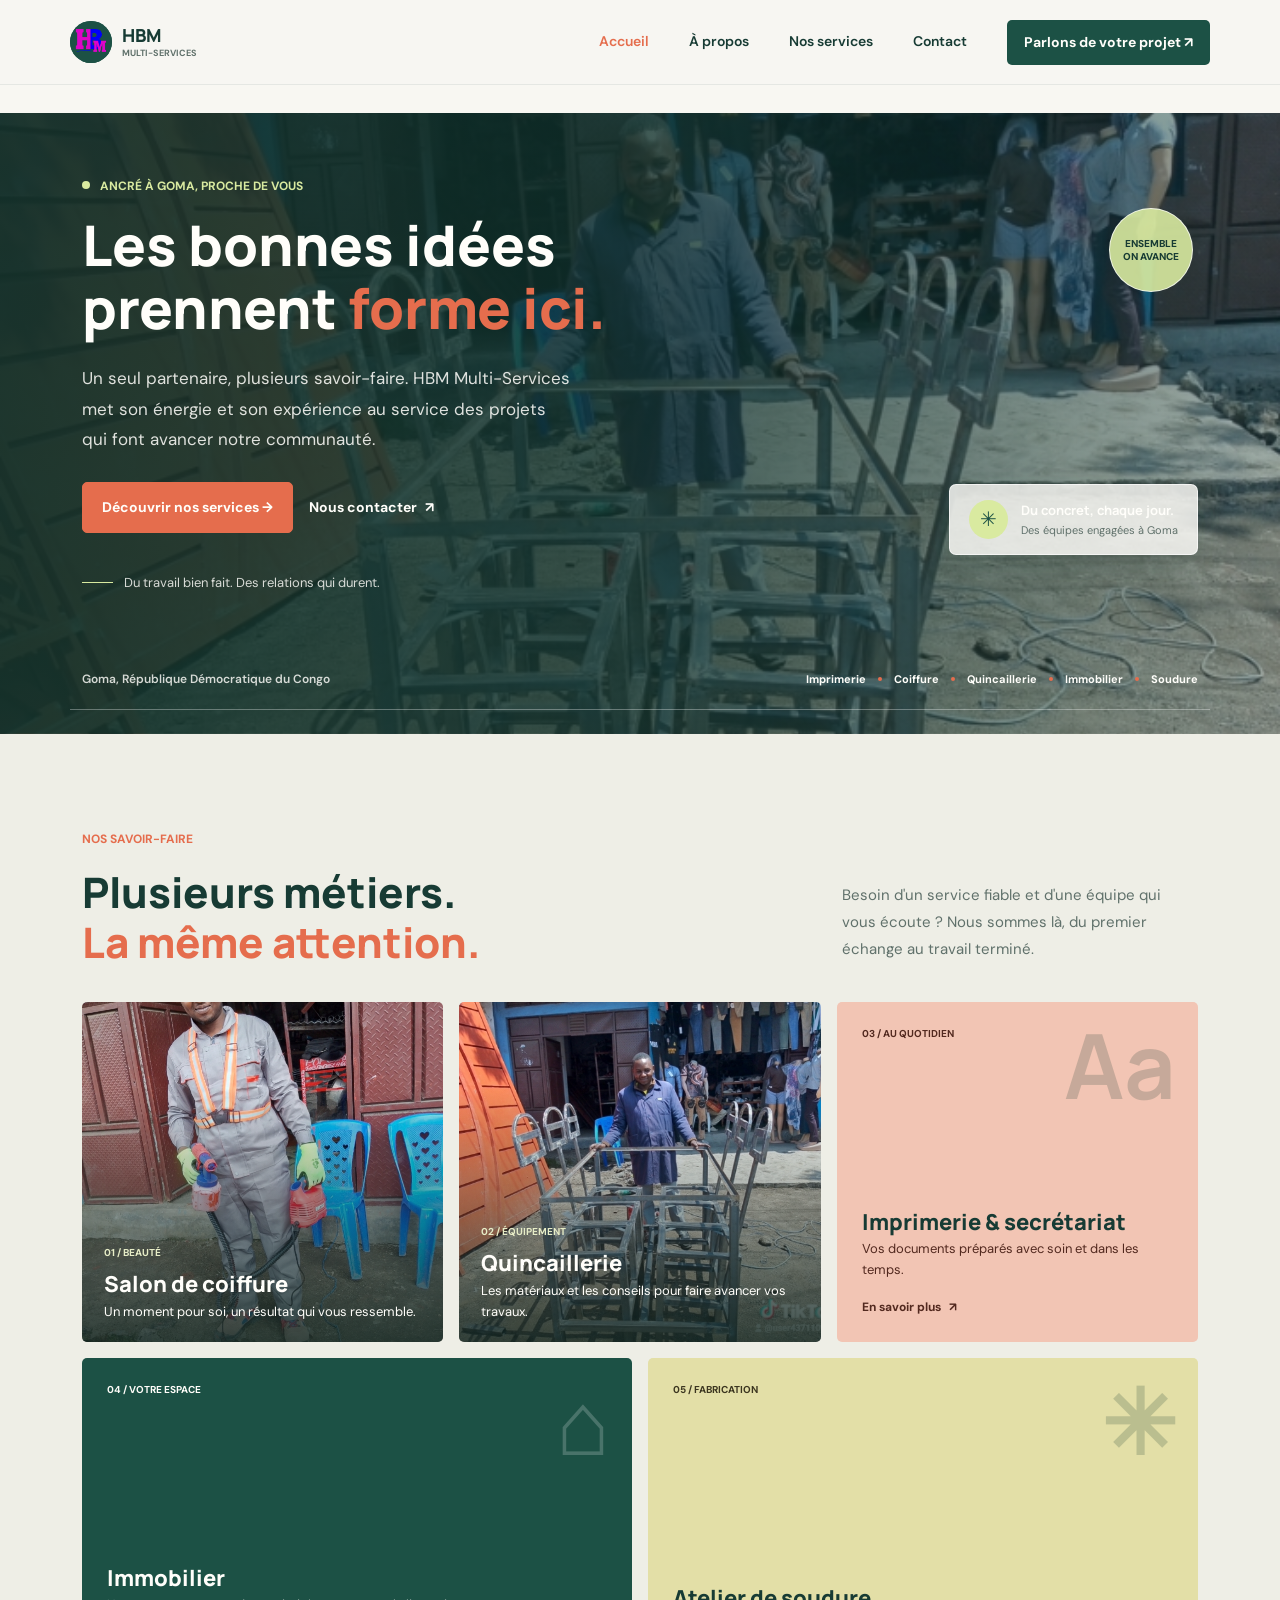
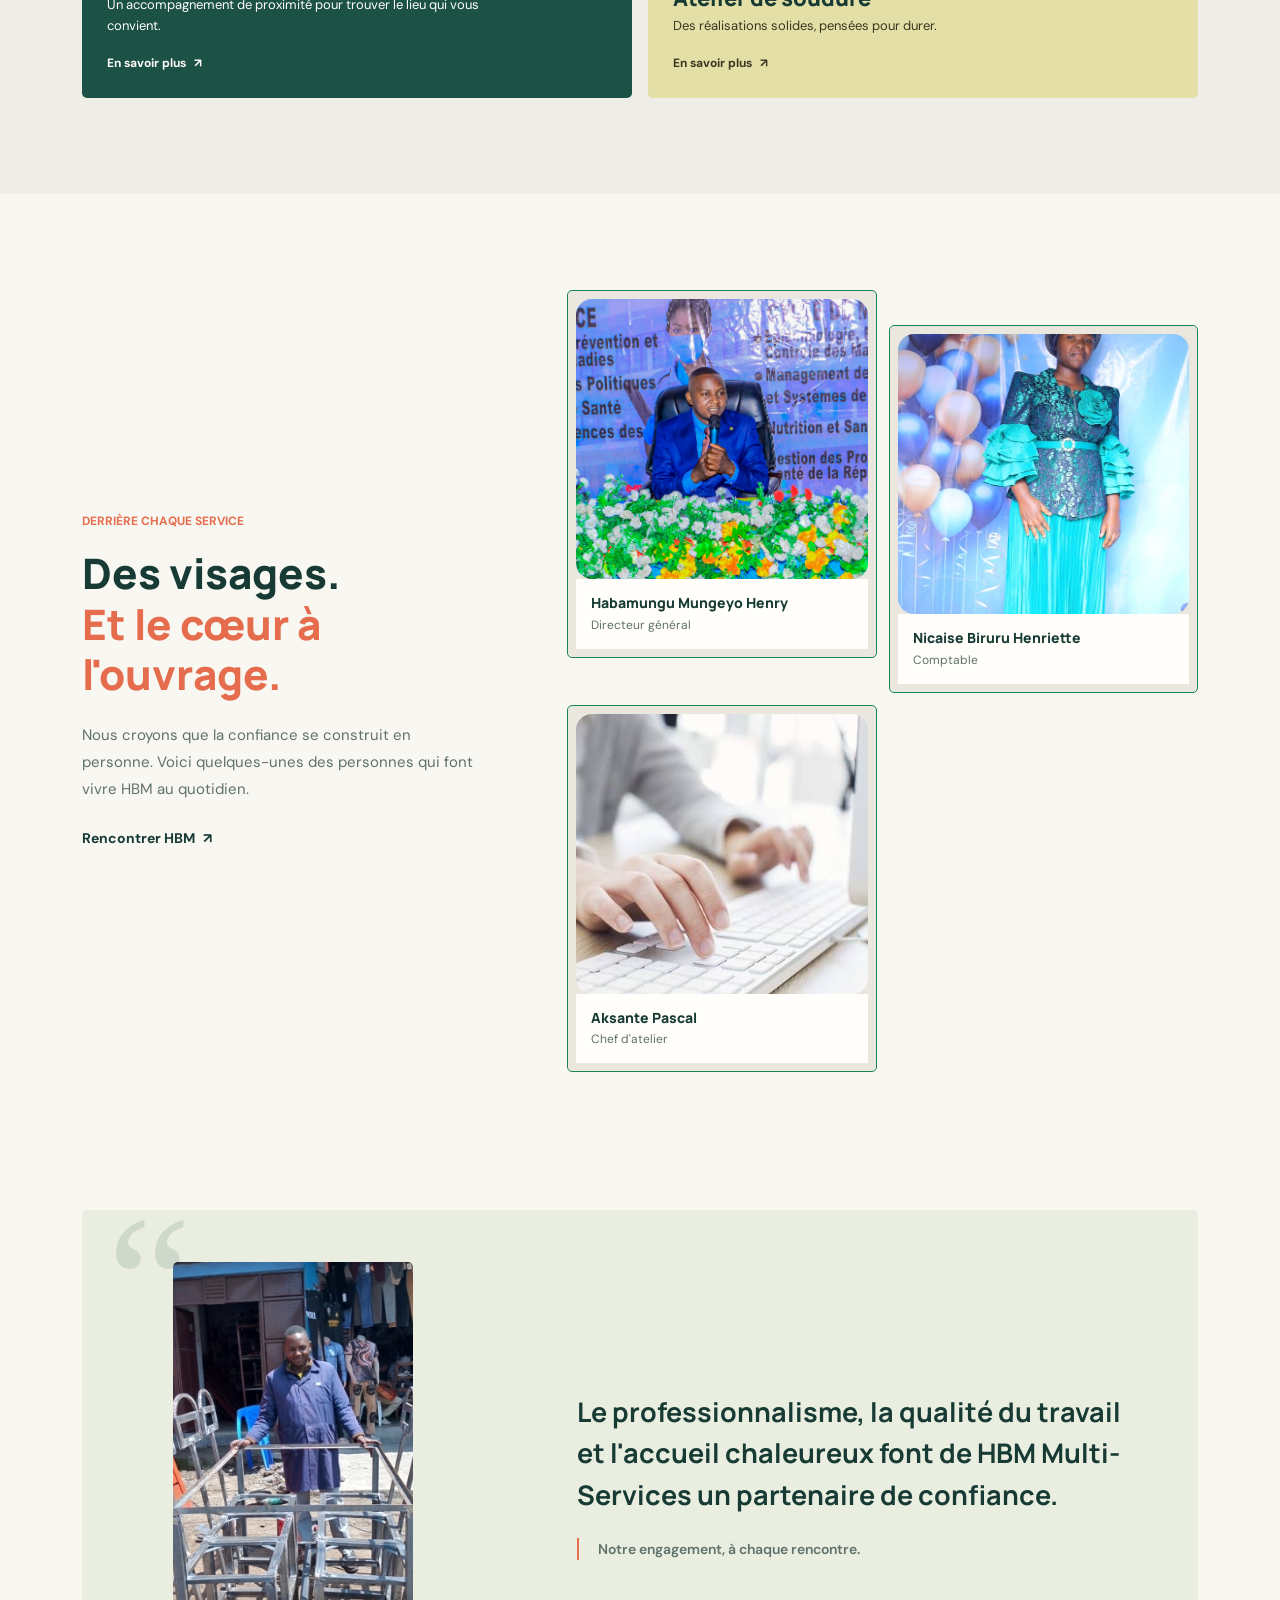
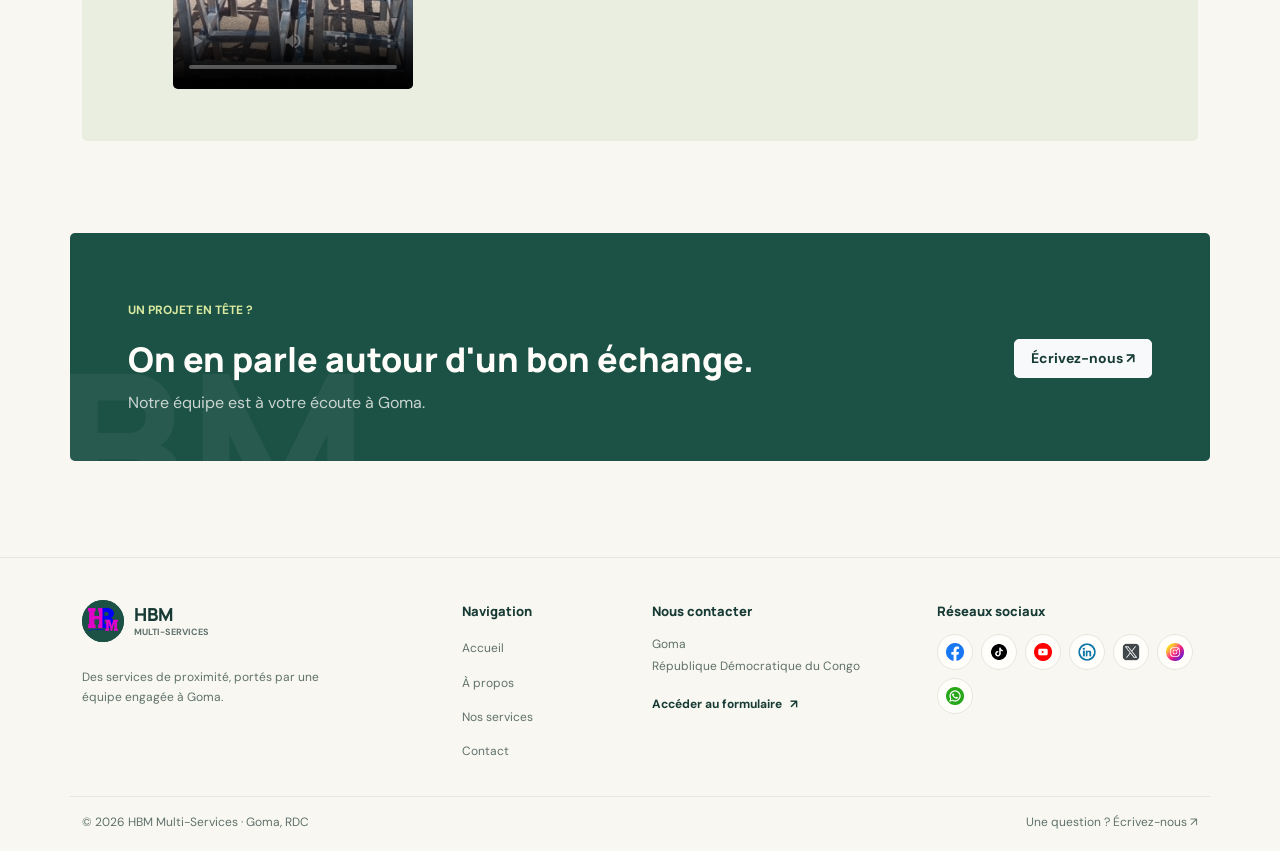
<file: index.html>
<!DOCTYPE html>
<html lang="fr">
<head>
    <meta charset="UTF-8">
    <meta name="viewport" content="width=device-width, initial-scale=1.0">
    <meta name="description" content="HBM Multi-Services vous accompagne à Goma avec des services de proximité, de l'imprimerie à la quincaillerie.">
      <meta name="image" content="assets/images/logo2.png">
    <title>HBM Multi-Services | Goma</title>
    <link rel="preconnect" href="https://fonts.googleapis.com">
    <link rel="preconnect" href="https://fonts.gstatic.com" crossorigin>
    <link href="https://fonts.googleapis.com/css2?family=DM+Sans:wght@400;500;600;700&family=Manrope:wght@500;600;700;800&display=swap" rel="stylesheet">
    <link rel="stylesheet" href="assets/bootstrap/css/bootstrap.min.css">
    <link rel="stylesheet" href="assets/css/landing.css">
</head>
<body>
    <header class="site-header">
        <nav class="navbar navbar-expand-lg container py-3" aria-label="Navigation principale">
            <a class="navbar-brand brand-mark" href="index.html" aria-label="HBM Multi-Services, accueil">
                <span class="brand-symbol"><img src="assets/images/logo2.png" alt="HBM Multi-Services" class="brand-symbol"></span>
                <span>HBM <small>MULTI-SERVICES</small></span>
            </a>
            <button class="navbar-toggler" type="button" data-bs-toggle="collapse" data-bs-target="#mainNavigation" aria-controls="mainNavigation" aria-expanded="false" aria-label="Ouvrir le menu">
                <span class="navbar-toggler-icon"></span>
            </button>
            <div class="collapse navbar-collapse" id="mainNavigation">
                <ul class="navbar-nav ms-auto align-items-lg-center gap-lg-4">
                    <li class="nav-item"><a class="nav-link active" aria-current="page" href="index.html">Accueil</a></li>
                    <li class="nav-item"><a class="nav-link" href="a-propos.html">À propos</a></li>
                    <li class="nav-item"><a class="nav-link" href="services.html">Nos services</a></li>
                    <li class="nav-item"><a class="nav-link" href="nos%20contact.html">Contact</a></li>
                    <li class="nav-item"><a class="btn btn-nav ms-lg-2" href="nos%20contact.html">Parlons de votre projet <span aria-hidden="true">↗</span></a></li>
                </ul>
            </div>
        </nav>
    </header>

    <main>
        <section class="hero" aria-labelledby="hero-title">
            <div class="container hero-inner">
            <div class="row align-items-center g-5">
                <div class="col-lg-7 hero-copy">
                    <p class="eyebrow"><span class="eyebrow-dot"></span> Ancré à Goma, proche de vous</p>
                    <h1 id="hero-title">Les bonnes idées<br>prennent <span>forme ici.</span></h1>
                    <p class="hero-intro">Un seul partenaire, plusieurs savoir-faire. HBM Multi-Services met son énergie et son expérience au service des projets qui font avancer notre communauté.</p>
                    <div class="d-flex flex-wrap align-items-center gap-3 hero-actions">
                        <a class="btn btn-primary btn-lg" href="services.html">Découvrir nos services <span aria-hidden="true">→</span></a>
                        <a class="text-link" href="nos%20contact.html">Nous contacter <span aria-hidden="true">↗</span></a>
                    </div>
                    <div class="hero-note"><span class="note-line"></span><span>Du travail bien fait. Des relations qui durent.</span></div>
                </div>
                <div class="col-lg-5 hero-visual-wrap">
                    <div class="hero-visual">
                        <div class="glass-note">
                            <span class="glass-icon" aria-hidden="true">✳</span>
                            <div><strong>Du concret, chaque jour.</strong><span>Des équipes engagées à Goma</span></div>
                        </div>
                        <span class="hero-stamp">ENSEMBLE<br>ON AVANCE</span>
                    </div>
                </div>
            </div>
            <div class="hero-bottom row align-items-center mt-5 pt-4">
                <div class="col-md-5"><span class="hero-location">Goma, République Démocratique du Congo</span></div>
                <div class="col-md-7"><div class="service-ribbon"><span>Imprimerie</span><i></i><span>Coiffure</span><i></i><span>Quincaillerie</span><i></i><span>Immobilier</span><i></i><span>Soudure</span></div></div>
            </div>
            </div>
        </section>

        <section class="services-section section-pad" id="services" aria-labelledby="services-title">
            <div class="container">
                <div class="row align-items-end section-heading gy-3">
                    <div class="col-lg-7">
                        <p class="eyebrow">Nos savoir-faire</p>
                        <h2 id="services-title">Plusieurs métiers.<br><span>La même attention.</span></h2>
                    </div>
                    <div class="col-lg-4 offset-lg-1"><p>Besoin d'un service fiable et d'une équipe qui vous écoute ? Nous sommes là, du premier échange au travail terminé.</p></div>
                </div>
                <div class="row g-3 service-grid">
                    <div class="col-md-6 col-lg-4">
                        <article class="service-card service-card-photo">
                            <img src="assets/images/salon.jpeg" alt="Notre salon de coiffure à Goma" loading="lazy">
                            <div class="service-card-content"><span class="service-number">01 / BEAUTÉ</span><h3>Salon de coiffure</h3><p>Un moment pour soi, un résultat qui vous ressemble.</p></div>
                        </article>
                    </div>
                    <div class="col-md-6 col-lg-4">
                        <article class="service-card service-card-photo">
                            <img src="assets/images/quincaillerie.jpeg" alt="Notre équipe au travail à la quincaillerie" loading="lazy">
                            <div class="service-card-content"><span class="service-number">02 / ÉQUIPEMENT</span><h3>Quincaillerie</h3><p>Les matériaux et les conseils pour faire avancer vos travaux.</p></div>
                        </article>
                    </div>
                    <div class="col-md-6 col-lg-4">
                        <article class="service-card service-card-text service-coral">
                            <span class="service-number">03 / AU QUOTIDIEN</span><span class="service-symbol" aria-hidden="true">Aa</span><h3>Imprimerie & secrétariat</h3><p>Vos documents préparés avec soin et dans les temps.</p><a href="services.html" aria-label="En savoir plus sur l'imprimerie et le secrétariat">En savoir plus <span aria-hidden="true">↗</span></a>
                        </article>
                    </div>
                    <div class="col-md-6 col-lg-6">
                        <article class="service-card service-card-text service-green">
                            <span class="service-number">04 / VOTRE ESPACE</span><span class="service-symbol" aria-hidden="true">⌂</span><h3>Immobilier</h3><p>Un accompagnement de proximité pour trouver le lieu qui vous convient.</p><a href="services.html" aria-label="En savoir plus sur l'immobilier">En savoir plus <span aria-hidden="true">↗</span></a>
                        </article>
                    </div>
                    <div class="col-md-6 col-lg-6">
                        <article class="service-card service-card-text service-yellow">
                            <span class="service-number">05 / FABRICATION</span><span class="service-symbol" aria-hidden="true">✳</span><h3>Atelier de soudure</h3><p>Des réalisations solides, pensées pour durer.</p><a href="services.html" aria-label="En savoir plus sur l'atelier de soudure">En savoir plus <span aria-hidden="true">↗</span></a>
                        </article>
                    </div>
                </div>
            </div>
        </section>

        <section class="team-section section-pad" aria-labelledby="team-title">
            <div class="container">
                <div class="row align-items-center g-5">
                    <div class="col-lg-5 team-intro">
                        <p class="eyebrow">Derrière chaque service</p>
                        <h2 id="team-title">Des visages.<br><span>Et le cœur à l'ouvrage.</span></h2>
                        <p>Nous croyons que la confiance se construit en personne. Voici quelques-unes des personnes qui font vivre HBM au quotidien.</p>
                        <a class="text-link" href="a-propos.html">Rencontrer HBM <span aria-hidden="true">↗</span></a>
                    </div>
                    <div class="col-lg-7">
                        <div id="teamCarousel" class="carousel slide team-carousel" data-bs-ride="carousel" data-bs-interval="5000" data-bs-pause="hover" data-bs-touch="true">
                            <div class="carousel-inner team-carousel-inner">
                                <div class="carousel-item active">
                                <article class="team-member border border-success p-2">
                                    <img src="assets/images/habamungu.JPG" alt="Habamungu Mungeyo Henry" class="rounded-4" loading="lazy">
                                    <div class="team-caption"><h3>Habamungu Mungeyo Henry</h3><p>Directeur général</p></div>
                                </article>
                                </div>
                                <div class="carousel-item">
                                <article class="team-member border border-success p-2">
                                    <img src="assets/images/nicaise.jpeg" alt="Nicaise Biruru Henriette" class="rounded-4" loading="lazy">
                                    <div class="team-caption"><h3>Nicaise Biruru Henriette</h3><p>Comptable</p></div>
                                </article>
                                </div>
                                <div class="carousel-item">
                                <article class="team-member border border-success p-2">
                                    <img src="assets/images/images.jpg" alt="Aksante Pascal, chef d'atelier" class="rounded-4" loading="lazy">
                                    <div class="team-caption"><h3>Aksante Pascal</h3><p>Chef d'atelier</p></div>
                                </article>
                                </div>
                            </div>
                            <div class="team-carousel-controls">
                                <button class="team-carousel-arrow" type="button" data-bs-target="#teamCarousel" data-bs-slide="prev" aria-label="Voir le membre précédent"><span aria-hidden="true">←</span></button>
                                <div class="carousel-indicators team-carousel-indicators">
                                    <button type="button" data-bs-target="#teamCarousel" data-bs-slide-to="0" class="active" aria-current="true" aria-label="Afficher Habamungu Mungeyo Henry"></button>
                                    <button type="button" data-bs-target="#teamCarousel" data-bs-slide-to="1" aria-label="Afficher Nicaise Biruru Henriette"></button>
                                    <button type="button" data-bs-target="#teamCarousel" data-bs-slide-to="2" aria-label="Afficher Aksante Pascal"></button>
                                </div>
                                <button class="team-carousel-arrow" type="button" data-bs-target="#teamCarousel" data-bs-slide="next" aria-label="Voir le membre suivant"><span aria-hidden="true">→</span></button>
                            </div>
                        </div>
                    </div>
                </div>
            </div>
        </section>

        <section class="quote-section" aria-label="Notre engagement">
            <div class="container">
                <div class="quote-panel">
                    <span class="quote-mark" aria-hidden="true">“</span>
                    <div class="row align-items-center g-5 quote-content">
                        <div class="col-lg-4 quote-video-column">
                            <video class="quote-video" controls playsinline preload="metadata" poster="assets/images/quincaillerie.jpeg" aria-label="Vidéo illustrative d'un artisan au travail">
                                <source src="assets/videos/atelier-soudure.mp4" type="video/mp4">
                                Votre navigateur ne peut pas lire cette vidéo.
                            </video>
                        </div>
                        <div class="col-lg-7 offset-lg-1 quote-copy">
                            <p>Le professionnalisme, la qualité du travail et l'accueil chaleureux font de HBM Multi-Services un partenaire de confiance.</p>
                            <span class="quote-byline">Notre engagement, à chaque rencontre.</span>
                        </div>
                    </div>
                </div>
            </div>
        </section>

        <section class="contact-section section-pad" aria-labelledby="contact-title">
            <div class="container">
                <div class="contact-panel row align-items-center g-4">
                    <div class="col-lg-8"><p class="eyebrow">Un projet en tête ?</p><h2 id="contact-title">On en parle autour d'un bon échange.</h2><p>Notre équipe est à votre écoute à Goma.</p></div>
                    <div class="col-lg-4 text-lg-end"><a class="btn btn-light btn-lg" href="nos%20contact.html">Écrivez-nous <span aria-hidden="true">↗</span></a></div>
                    <span class="contact-decoration" aria-hidden="true">HBM</span>
                </div>
            </div>
        </section>
    </main>

    <footer class="site-footer">
        <div class="container">
            <div class="row g-4 footer-main">
                <div class="col-sm-6 col-lg-4 footer-brand-column">
                    <a class="navbar-brand brand-mark" href="index.html"><span class="brand-symbol"><img class="brand-symbol" src="assets/images/logo2.png" alt=""></span><span>HBM <small>MULTI-SERVICES</small></span></a>
                    <p>Des services de proximité, portés par une équipe engagée à Goma.</p>
                </div>
                <div class="col-sm-6 col-lg-2">
                    <h2 class="footer-heading">Navigation</h2>
                    <ul class="footer-links">
                        <li><a href="index.html">Accueil</a></li>
                        <li><a href="a-propos.html">À propos</a></li>
                        <li><a href="services.html">Nos services</a></li>
                        <li><a href="nos%20contact.html">Contact</a></li>
                    </ul>
                </div>
                <div class="col-sm-6 col-lg-3">
                    <h2 class="footer-heading">Nous contacter</h2>
                    <address class="footer-address">Goma<br>République Démocratique du Congo</address>
                    <a class="footer-link" href="nos%20contact.html">Accéder au formulaire <span aria-hidden="true">↗</span></a>
                </div>
                <div class="col-sm-6 col-lg-3">
                    <h2 class="footer-heading">Réseaux sociaux</h2>
                    <div class="social-links" aria-label="Réseaux sociaux HBM">
                        <a href="https://www.facebook.com/habamungu.mungeyo.9" target="_blank" rel="noopener noreferrer" aria-label="Facebook"><img src="assets/images/icons/facebook.png" alt=""></a>
                        <a href="https://vm.tiktok.com/ZS9DF3EN1rK6t-SxqkR/" target="_blank" rel="noopener noreferrer" aria-label="TikTok"><img src="assets/images/icons/tiktok.png" alt=""></a>
                        <a href="https://youtube.com/@henryhabamungu" target="_blank" rel="noopener noreferrer" aria-label="YouTube"><img src="assets/images/icons/youtube.png" alt=""></a>
                        <a href="https://www.linkedin.com/in/hon-habamungu-mungeyo-henry-0780aa371/" target="_blank" rel="noopener noreferrer" aria-label="LinkedIn"><img src="assets/images/icons/linkedin.png" alt=""></a>
                        <a href="https://x.com/Habamunguhenry" target="_blank" rel="noopener noreferrer" aria-label="X"><img src="assets/images/icons/x-twiter.png" alt=""></a>
                        <a href="https://www.instagram.com/hon.habamungumungeyo?stkn=MTh3MzMyZnRkdnBtcA==" target="_blank" rel="noopener noreferrer" aria-label="Instagram"><img src="assets/images/icons/instagram.png" alt=""></a>
                        <a href="https://wa.me/+243976130406?text=bonjour hbm" target="_blank" rel="noopener noreferrer" aria-label="WhatsApp"><img src="assets/images/icons/whatsapp.png" alt=""></a>
                    </div>
                </div>
            </div>
            <div class="footer-bottom">
                <p>© 2026 HBM Multi-Services · Goma, RDC</p>
                <a href="nos%20contact.html">Une question ? Écrivez-nous <span aria-hidden="true">↗</span></a>
            </div>
        </div>
    </footer>
    <script src="assets/bootstrap/js/bootstrap.bundle.min.js"></script>
</body>
</html>
</file>
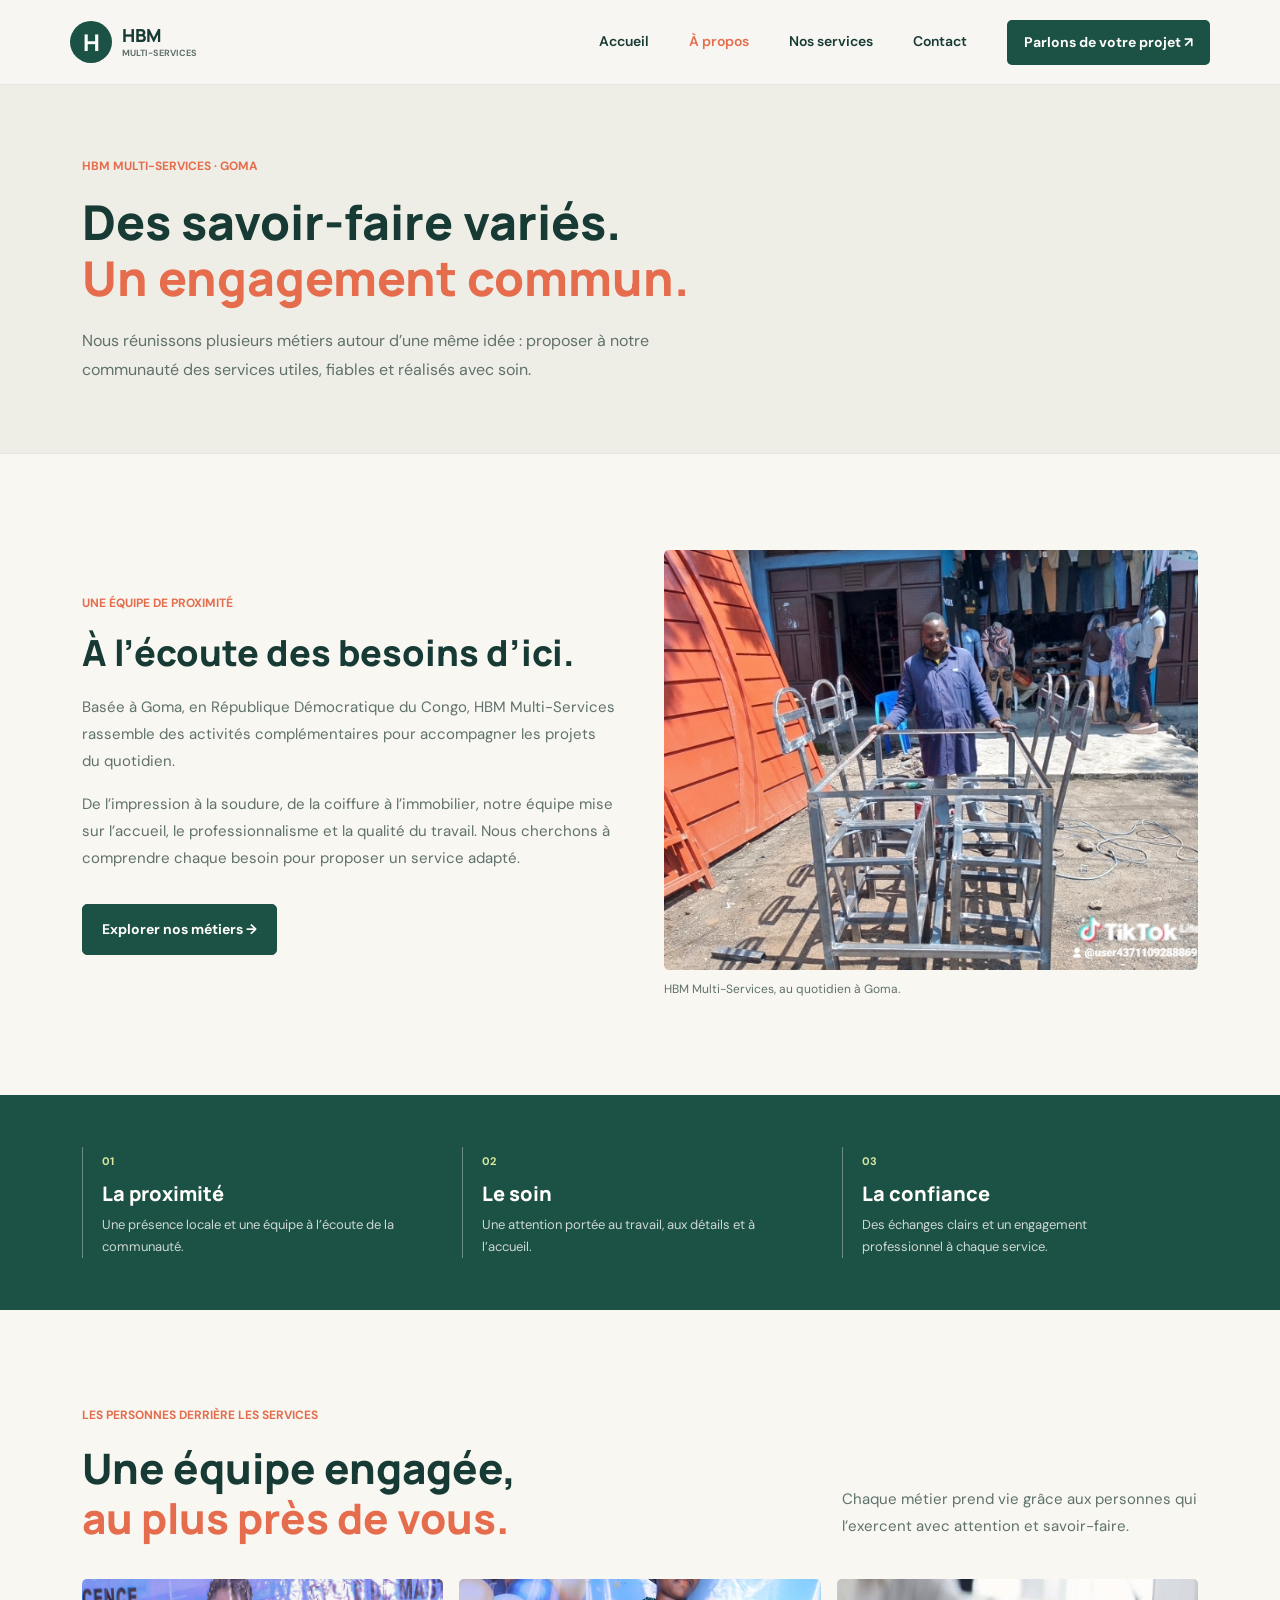
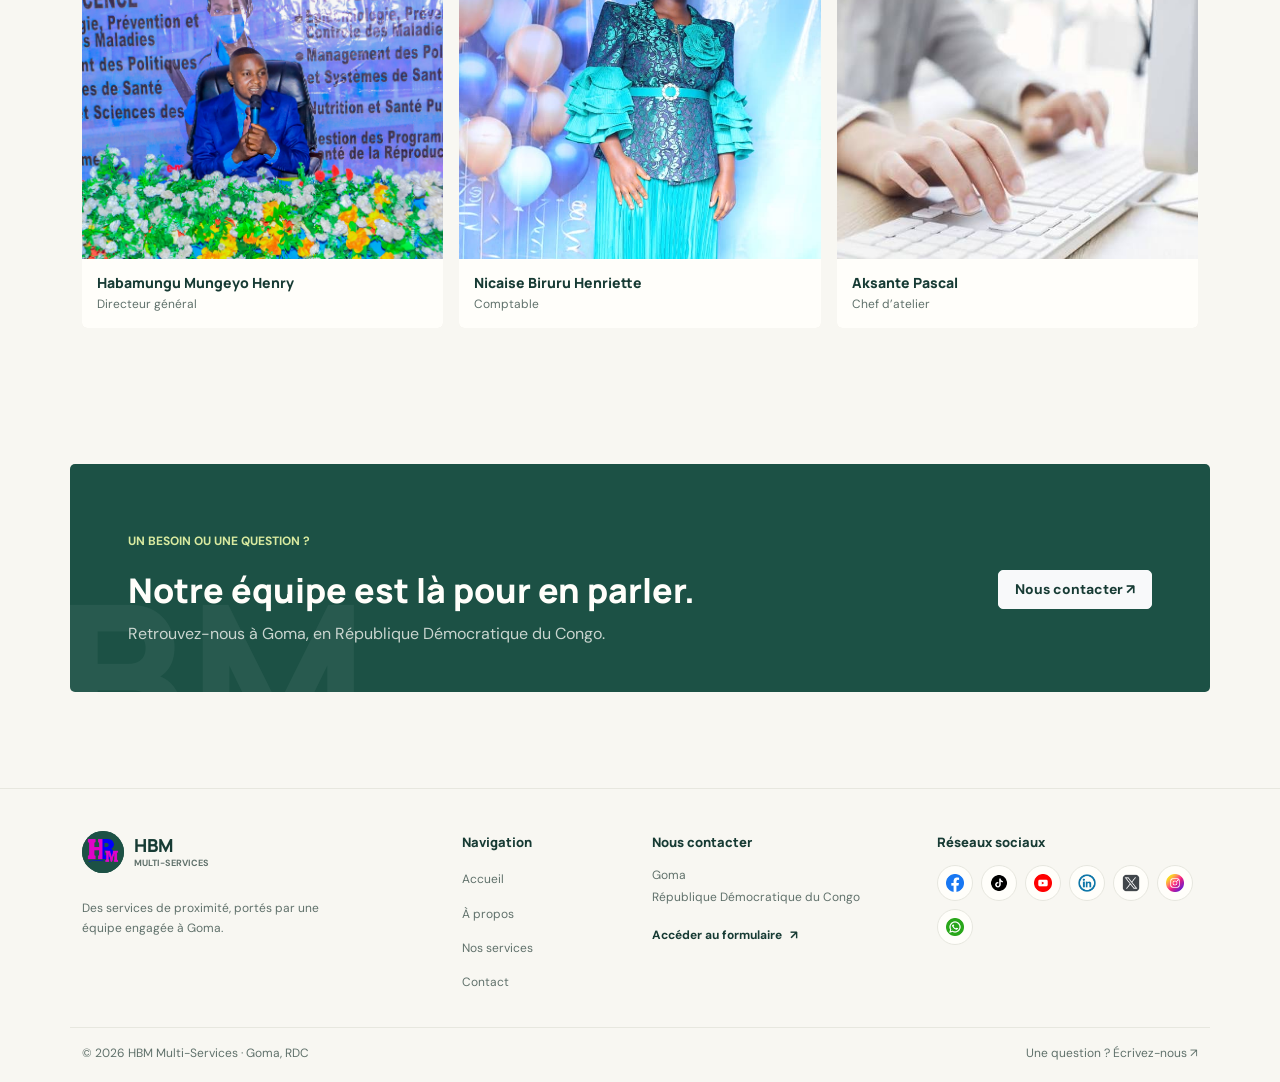
<file: a-propos.html>
<!DOCTYPE html>
<html lang="fr">
<head>
    <meta charset="UTF-8">
    <meta name="viewport" content="width=device-width, initial-scale=1.0">
    <meta name="description" content="Découvrez HBM Multi-Services, une équipe de proximité à Goma engagée dans des métiers variés.">
    <meta name="image" content="assets/images/logo2.png">
    <title>À propos | HBM Multi-Services</title>
    <link rel="preconnect" href="https://fonts.googleapis.com">
    <link rel="preconnect" href="https://fonts.gstatic.com" crossorigin>
    <link href="https://fonts.googleapis.com/css2?family=DM+Sans:wght@400;500;600;700&family=Manrope:wght@500;600;700;800&display=swap" rel="stylesheet">
    <link rel="stylesheet" href="assets/bootstrap/css/bootstrap.min.css">
    <link rel="stylesheet" href="assets/css/landing.css">
</head>
<body>
    <header class="site-header">
        <nav class="navbar navbar-expand-lg container py-3" aria-label="Navigation principale">
            <a class="navbar-brand brand-mark" href="index.html" aria-label="HBM Multi-Services, accueil">
                <span class="brand-symbol">H</span><span>HBM <small>MULTI-SERVICES</small></span>
            </a>
            <button class="navbar-toggler" type="button" data-bs-toggle="collapse" data-bs-target="#mainNavigation" aria-controls="mainNavigation" aria-expanded="false" aria-label="Ouvrir le menu"><span class="navbar-toggler-icon"></span></button>
            <div class="collapse navbar-collapse" id="mainNavigation">
                <ul class="navbar-nav ms-auto align-items-lg-center gap-lg-4">
                    <li class="nav-item"><a class="nav-link" href="index.html">Accueil</a></li>
                    <li class="nav-item"><a class="nav-link active" aria-current="page" href="a-propos.html">À propos</a></li>
                    <li class="nav-item"><a class="nav-link" href="services.html">Nos services</a></li>
                    <li class="nav-item"><a class="nav-link" href="nos%20contact.html">Contact</a></li>
                    <li class="nav-item"><a class="btn btn-nav ms-lg-2" href="nos%20contact.html">Parlons de votre projet <span aria-hidden="true">↗</span></a></li>
                </ul>
            </div>
        </nav>
    </header>
    <main>
        <section class="subpage-hero" aria-labelledby="about-title">
            <div class="container">
                <p class="eyebrow">HBM Multi-Services · Goma</p>
                <h1 id="about-title">Des savoir-faire variés.<br><span>Un engagement commun.</span></h1>
                <p>Nous réunissons plusieurs métiers autour d’une même idée : proposer à notre communauté des services utiles, fiables et réalisés avec soin.</p>
            </div>
        </section>

        <section class="about-content section-pad">
            <div class="container">
                <div class="row align-items-center g-5">
                    <div class="col-lg-6">
                        <p class="eyebrow">Une équipe de proximité</p>
                        <h2>À l’écoute des besoins d’ici.</h2>
                        <p>Basée à Goma, en République Démocratique du Congo, HBM Multi-Services rassemble des activités complémentaires pour accompagner les projets du quotidien.</p>
                        <p>De l’impression à la soudure, de la coiffure à l’immobilier, notre équipe mise sur l’accueil, le professionnalisme et la qualité du travail. Nous cherchons à comprendre chaque besoin pour proposer un service adapté.</p>
                        <a class="btn btn-primary mt-3" href="services.html">Explorer nos métiers <span aria-hidden="true">→</span></a>
                    </div>
                    <div class="col-lg-6">
                        <figure class="about-photo">
                            <img src="assets/images/quincaillerie.jpeg" alt="L’équipe HBM au travail dans son espace de quincaillerie" loading="lazy">
                            <figcaption>HBM Multi-Services, au quotidien à Goma.</figcaption>
                        </figure>
                    </div>
                </div>
            </div>
        </section>

        <section class="about-values">
            <div class="container">
                <div class="row g-4">
                    <div class="col-md-4"><article class="value-item"><span>01</span><h2>La proximité</h2><p>Une présence locale et une équipe à l’écoute de la communauté.</p></article></div>
                    <div class="col-md-4"><article class="value-item"><span>02</span><h2>Le soin</h2><p>Une attention portée au travail, aux détails et à l’accueil.</p></article></div>
                    <div class="col-md-4"><article class="value-item"><span>03</span><h2>La confiance</h2><p>Des échanges clairs et un engagement professionnel à chaque service.</p></article></div>
                </div>
            </div>
        </section>

        <section class="team-section section-pad" aria-labelledby="about-team-title">
            <div class="container">
                <div class="row align-items-end section-heading gy-3">
                    <div class="col-lg-7"><p class="eyebrow">Les personnes derrière les services</p><h2 id="about-team-title">Une équipe engagée,<br><span>au plus près de vous.</span></h2></div>
                    <div class="col-lg-4 offset-lg-1"><p>Chaque métier prend vie grâce aux personnes qui l’exercent avec attention et savoir-faire.</p></div>
                </div>
                <div class="row g-3">
                    <div class="col-sm-6 col-lg-4"><article class="team-member"><img src="assets/images/habamungu.JPG" alt="Habamungu Mungeyo Henry" loading="lazy"><div class="team-caption"><h3>Habamungu Mungeyo Henry</h3><p>Directeur général</p></div></article></div>
                    <div class="col-sm-6 col-lg-4"><article class="team-member"><img src="assets/images/nicaise.jpeg" alt="Nicaise Biruru Henriette" loading="lazy"><div class="team-caption"><h3>Nicaise Biruru Henriette</h3><p>Comptable</p></div></article></div>
                    <div class="col-sm-6 col-lg-4"><article class="team-member"><img src="assets/images/images.jpg" alt="Aksante Pascal, chef d’atelier" loading="lazy"><div class="team-caption"><h3>Aksante Pascal</h3><p>Chef d’atelier</p></div></article></div>
                </div>
            </div>
        </section>

        <section class="contact-section section-pad">
            <div class="container">
                <div class="contact-panel row align-items-center g-4">
                    <div class="col-lg-8"><p class="eyebrow">Un besoin ou une question ?</p><h2>Notre équipe est là pour en parler.</h2><p>Retrouvez-nous à Goma, en République Démocratique du Congo.</p></div>
                    <div class="col-lg-4 text-lg-end"><a class="btn btn-light btn-lg" href="nos%20contact.html">Nous contacter <span aria-hidden="true">↗</span></a></div>
                    <span class="contact-decoration" aria-hidden="true">HBM</span>
                </div>
            </div>
        </section>
    </main>

    <footer class="site-footer">
        <div class="container">
            <div class="row g-4 footer-main">
                <div class="col-sm-6 col-lg-4 footer-brand-column">
                    <a class="navbar-brand brand-mark" href="index.html"><span class="brand-symbol"><img class="brand-symbol" src="assets/images/logo2.png" alt=""></span><span>HBM <small>MULTI-SERVICES</small></span></a>
                    <p>Des services de proximité, portés par une équipe engagée à Goma.</p>
                </div>
                <div class="col-sm-6 col-lg-2">
                    <h2 class="footer-heading">Navigation</h2>
                    <ul class="footer-links">
                        <li><a href="index.html">Accueil</a></li>
                        <li><a href="a-propos.html">À propos</a></li>
                        <li><a href="services.html">Nos services</a></li>
                        <li><a href="nos%20contact.html">Contact</a></li>
                    </ul>
                </div>
                <div class="col-sm-6 col-lg-3">
                    <h2 class="footer-heading">Nous contacter</h2>
                    <address class="footer-address">Goma<br>République Démocratique du Congo</address>
                    <a class="footer-link" href="nos%20contact.html">Accéder au formulaire <span aria-hidden="true">↗</span></a>
                </div>
                <div class="col-sm-6 col-lg-3">
                    <h2 class="footer-heading">Réseaux sociaux</h2>
                    <div class="social-links" aria-label="Réseaux sociaux HBM">
                        <a href="https://www.facebook.com/habamungu.mungeyo.9" target="_blank" rel="noopener noreferrer" aria-label="Facebook"><img src="assets/images/icons/facebook.png" alt=""></a>
                        <a href="https://vm.tiktok.com/ZS9DF3EN1rK6t-SxqkR/" target="_blank" rel="noopener noreferrer" aria-label="TikTok"><img src="assets/images/icons/tiktok.png" alt=""></a>
                        <a href="https://youtube.com/@henryhabamungu" target="_blank" rel="noopener noreferrer" aria-label="YouTube"><img src="assets/images/icons/youtube.png" alt=""></a>
                        <a href="https://www.linkedin.com/in/hon-habamungu-mungeyo-henry-0780aa371/" target="_blank" rel="noopener noreferrer" aria-label="LinkedIn"><img src="assets/images/icons/linkedin.png" alt=""></a>
                        <a href="https://x.com/Habamunguhenry" target="_blank" rel="noopener noreferrer" aria-label="X"><img src="assets/images/icons/x-twiter.png" alt=""></a>
                        <a href="https://www.instagram.com/hon.habamungumungeyo?stkn=MTh3MzMyZnRkdnBtcA==" target="_blank" rel="noopener noreferrer" aria-label="Instagram"><img src="assets/images/icons/instagram.png" alt=""></a>
                        <a href="https://wa.me/+243976130406?text=bonjour hbm" target="_blank" rel="noopener noreferrer" aria-label="WhatsApp"><img src="assets/images/icons/whatsapp.png" alt=""></a>
                    </div>
                </div>
            </div>
            <div class="footer-bottom">
                <p>© 2026 HBM Multi-Services · Goma, RDC</p>
                <a href="nos%20contact.html">Une question ? Écrivez-nous <span aria-hidden="true">↗</span></a>
            </div>
        </div>
    </footer>
    <script src="assets/bootstrap/js/bootstrap.bundle.min.js"></script>
</body>
</html>
</file>
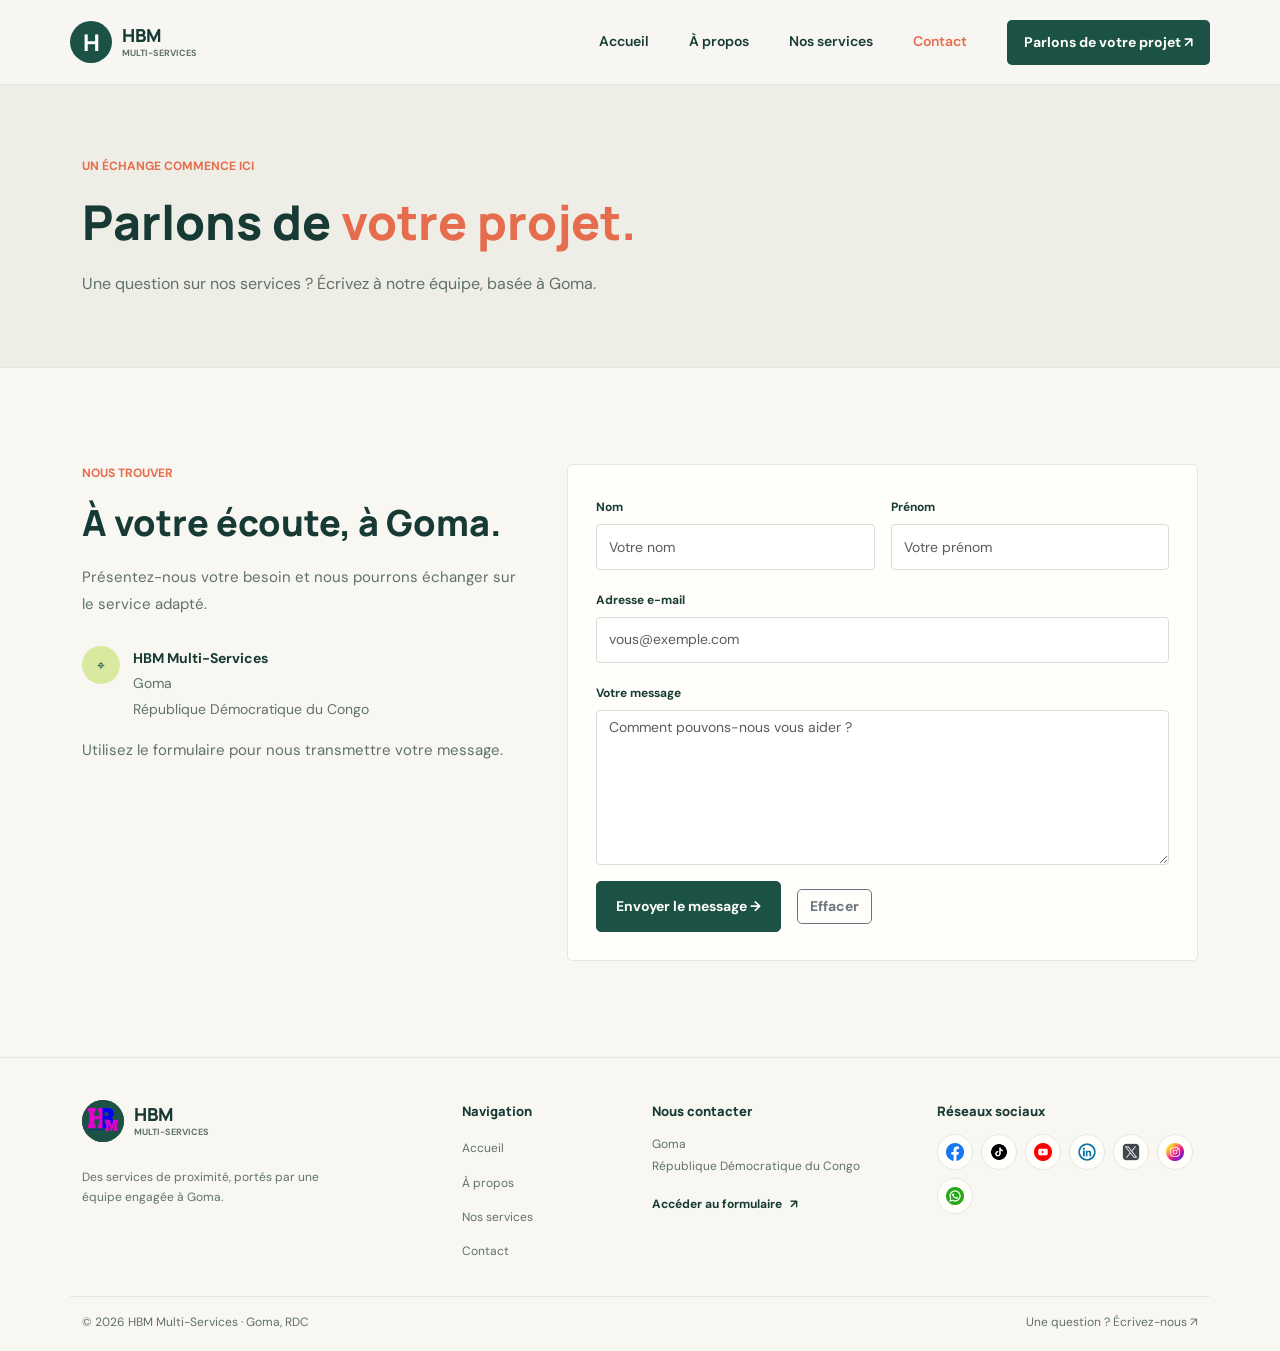
<file: nos contact.html>
<!DOCTYPE html>
<html lang="fr">
<head>
    <meta charset="UTF-8">
    <meta name="viewport" content="width=device-width, initial-scale=1.0">
    <meta name="description" content="Contactez HBM Multi-Services à Goma pour parler de vos besoins et de vos projets.">
    <meta name="image" content="assets/images/logo2.png">
    <title>Contact | HBM Multi-Services</title>
    <link rel="preconnect" href="https://fonts.googleapis.com">
    <link rel="preconnect" href="https://fonts.gstatic.com" crossorigin>
    <link href="https://fonts.googleapis.com/css2?family=DM+Sans:wght@400;500;600;700&family=Manrope:wght@500;600;700;800&display=swap" rel="stylesheet">
    <link rel="stylesheet" href="assets/bootstrap/css/bootstrap.min.css">
    <link rel="stylesheet" href="assets/css/landing.css">
</head>
<body>
    <header class="site-header">
        <nav class="navbar navbar-expand-lg container py-3" aria-label="Navigation principale">
            <a class="navbar-brand brand-mark" href="index.html" aria-label="HBM Multi-Services, accueil"><span class="brand-symbol">H</span><span>HBM <small>MULTI-SERVICES</small></span></a>
            <button class="navbar-toggler" type="button" data-bs-toggle="collapse" data-bs-target="#mainNavigation" aria-controls="mainNavigation" aria-expanded="false" aria-label="Ouvrir le menu"><span class="navbar-toggler-icon"></span></button>
            <div class="collapse navbar-collapse" id="mainNavigation">
                <ul class="navbar-nav ms-auto align-items-lg-center gap-lg-4">
                    <li class="nav-item"><a class="nav-link" href="index.html">Accueil</a></li>
                    <li class="nav-item"><a class="nav-link" href="a-propos.html">À propos</a></li>
                    <li class="nav-item"><a class="nav-link" href="services.html">Nos services</a></li>
                    <li class="nav-item"><a class="nav-link active" aria-current="page" href="nos%20contact.html">Contact</a></li>
                    <li class="nav-item"><a class="btn btn-nav ms-lg-2" href="nos%20contact.html">Parlons de votre projet <span aria-hidden="true">↗</span></a></li>
                </ul>
            </div>
        </nav>
    </header>

    <main>
        <section class="subpage-hero" aria-labelledby="contact-title">
            <div class="container">
                <p class="eyebrow">Un échange commence ici</p>
                <h1 id="contact-title">Parlons de <span>votre projet.</span></h1>
                <p>Une question sur nos services ? Écrivez à notre équipe, basée à Goma.</p>
            </div>
        </section>

        <section class="contact-page section-pad">
            <div class="container">
                <div class="row g-5 align-items-start">
                    <div class="col-lg-5 contact-details">
                        <p class="eyebrow">Nous trouver</p>
                        <h2>À votre écoute, à Goma.</h2>
                        <p>Présentez-nous votre besoin et nous pourrons échanger sur le service adapté.</p>
                        <address class="contact-address"><span class="contact-address-symbol" aria-hidden="true">⌖</span><span><strong>HBM Multi-Services</strong><br>Goma<br>République Démocratique du Congo</span></address>
                        <p class="contact-note">Utilisez le formulaire pour nous transmettre votre message.</p>
                    </div>
                    <div class="col-lg-7">
                        <form id="contact-form" class="contact-form" action="" method="">
                            <div class="row g-3">
                                <div class="col-sm-6"><label for="nom" class="form-label">Nom</label><input class="form-control" type="text" id="nom" name="nom" placeholder="Votre nom" autocomplete="family-name" required></div>
                                <div class="col-sm-6"><label for="prenom" class="form-label">Prénom</label><input class="form-control" type="text" id="prenom" name="prenom" placeholder="Votre prénom" autocomplete="given-name" required></div>
                                <div class="col-12"><label for="email" class="form-label">Adresse e-mail</label><input class="form-control" type="email" id="email" name="email" placeholder="vous@exemple.com" autocomplete="email" required></div>
                                <div class="col-12"><label for="message" class="form-label">Votre message</label><textarea class="form-control" id="message" name="message" rows="6" placeholder="Comment pouvons-nous vous aider ?" required></textarea></div>
                                <div class="col-12 d-flex flex-wrap align-items-center gap-3"><button class="btn btn-primary btn-lg" type="submit">Envoyer le message <span aria-hidden="true">→</span></button><button class="btn btn-outline-secondary" type="reset">Effacer</button></div>
                            </div>
                        </form>
                    </div>
                </div>
            </div>
        </section>
    </main>

    <footer class="site-footer">
        <div class="container">
            <div class="row g-4 footer-main">
                <div class="col-sm-6 col-lg-4 footer-brand-column">
                    <a class="navbar-brand brand-mark" href="index.html"><span class="brand-symbol"><img class="brand-symbol" src="assets/images/logo2.png" alt=""></span><span>HBM <small>MULTI-SERVICES</small></span></a>
                    <p>Des services de proximité, portés par une équipe engagée à Goma.</p>
                </div>
                <div class="col-sm-6 col-lg-2">
                    <h2 class="footer-heading">Navigation</h2>
                    <ul class="footer-links">
                        <li><a href="index.html">Accueil</a></li>
                        <li><a href="a-propos.html">À propos</a></li>
                        <li><a href="services.html">Nos services</a></li>
                        <li><a href="nos%20contact.html">Contact</a></li>
                    </ul>
                </div>
                <div class="col-sm-6 col-lg-3">
                    <h2 class="footer-heading">Nous contacter</h2>
                    <address class="footer-address">Goma<br>République Démocratique du Congo</address>
                    <a class="footer-link" href="nos%20contact.html">Accéder au formulaire <span aria-hidden="true">↗</span></a>
                </div>
                <div class="col-sm-6 col-lg-3">
                    <h2 class="footer-heading">Réseaux sociaux</h2>
                    <div class="social-links" aria-label="Réseaux sociaux HBM">
                        <a href="https://www.facebook.com/habamungu.mungeyo.9" target="_blank" rel="noopener noreferrer" aria-label="Facebook"><img src="assets/images/icons/facebook.png" alt=""></a>
                        <a href="https://vm.tiktok.com/ZS9DF3EN1rK6t-SxqkR/" target="_blank" rel="noopener noreferrer" aria-label="TikTok"><img src="assets/images/icons/tiktok.png" alt=""></a>
                        <a href="https://youtube.com/@henryhabamungu" target="_blank" rel="noopener noreferrer" aria-label="YouTube"><img src="assets/images/icons/youtube.png" alt=""></a>
                        <a href="https://www.linkedin.com/in/hon-habamungu-mungeyo-henry-0780aa371/" target="_blank" rel="noopener noreferrer" aria-label="LinkedIn"><img src="assets/images/icons/linkedin.png" alt=""></a>
                        <a href="https://x.com/Habamunguhenry" target="_blank" rel="noopener noreferrer" aria-label="X"><img src="assets/images/icons/x-twiter.png" alt=""></a>
                        <a href="https://www.instagram.com/hon.habamungumungeyo?stkn=MTh3MzMyZnRkdnBtcA==" target="_blank" rel="noopener noreferrer" aria-label="Instagram"><img src="assets/images/icons/instagram.png" alt=""></a>
                        <a href="https://wa.me/+243976130406?text=bonjour hbm" target="_blank" rel="noopener noreferrer" aria-label="WhatsApp"><img src="assets/images/icons/whatsapp.png" alt=""></a>
                    </div>
                </div>
            </div>
            <div class="footer-bottom">
                <p>© 2026 HBM Multi-Services · Goma, RDC</p>
                <a href="nos%20contact.html">Une question ? Écrivez-nous <span aria-hidden="true">↗</span></a>
            </div>
        </div>
    </footer>
    <script src="assets/bootstrap/js/bootstrap.bundle.min.js"></script>
</body>
</html>
</file>
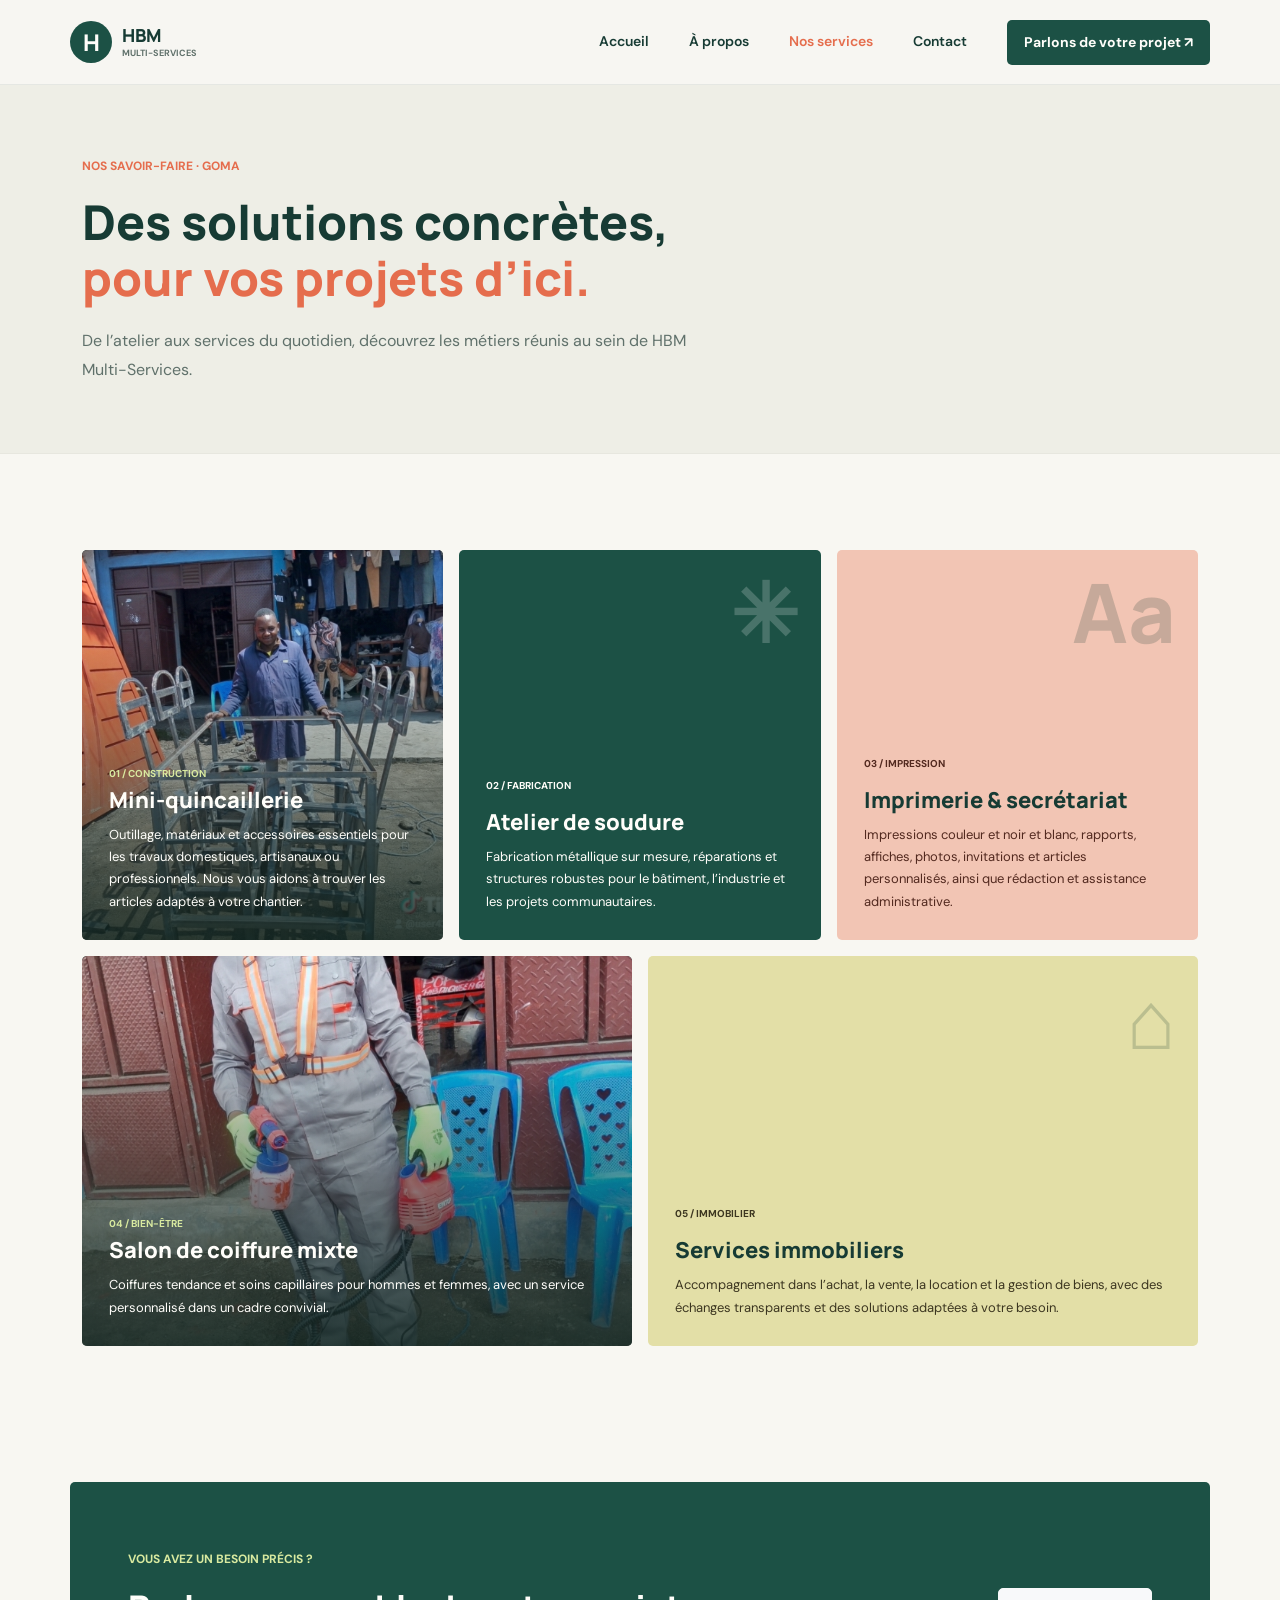
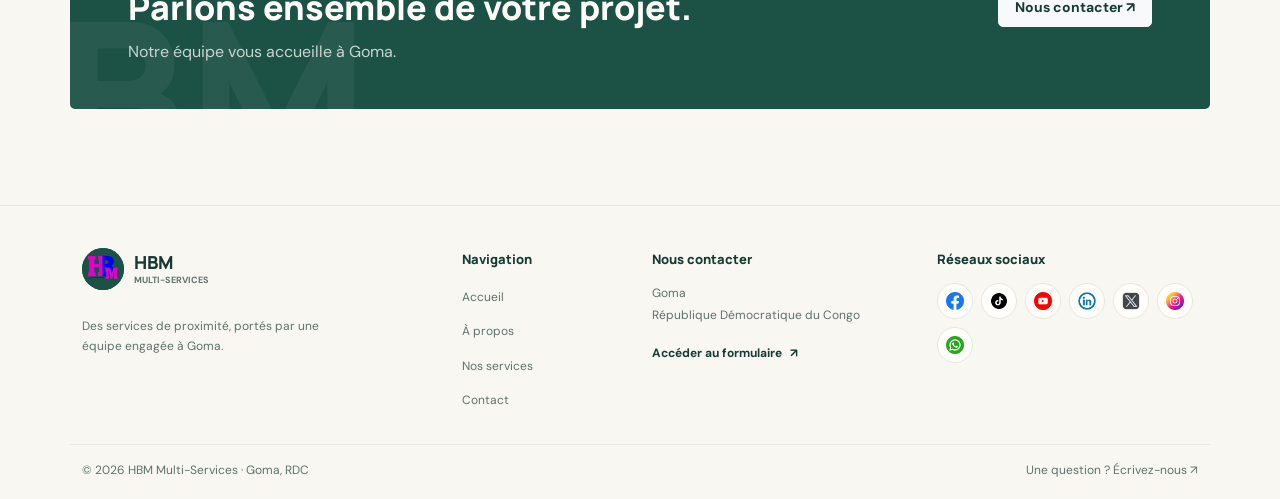
<file: services.html>
<!DOCTYPE html>
<html lang="fr">
<head>
    <meta charset="UTF-8">
    <meta name="viewport" content="width=device-width, initial-scale=1.0">
    <meta name="description" content="Découvrez les services HBM Multi-Services : soudure, quincaillerie, impression, coiffure et immobilier à Goma.">
    <meta name="image" content="assets/images/logo2.png">
    <title>Nos services | HBM Multi-Services</title>
    <link rel="preconnect" href="https://fonts.googleapis.com">
    <link rel="preconnect" href="https://fonts.gstatic.com" crossorigin>
    <link href="https://fonts.googleapis.com/css2?family=DM+Sans:wght@400;500;600;700&family=Manrope:wght@500;600;700;800&display=swap" rel="stylesheet">
    <link rel="stylesheet" href="assets/bootstrap/css/bootstrap.min.css">
    <link rel="stylesheet" href="assets/css/landing.css">
</head>
<body>
    <header class="site-header">
        <nav class="navbar navbar-expand-lg container py-3" aria-label="Navigation principale">
            <a class="navbar-brand brand-mark" href="index.html" aria-label="HBM Multi-Services, accueil"><span class="brand-symbol">H</span><span>HBM <small>MULTI-SERVICES</small></span></a>
            <button class="navbar-toggler" type="button" data-bs-toggle="collapse" data-bs-target="#mainNavigation" aria-controls="mainNavigation" aria-expanded="false" aria-label="Ouvrir le menu"><span class="navbar-toggler-icon"></span></button>
            <div class="collapse navbar-collapse" id="mainNavigation">
                <ul class="navbar-nav ms-auto align-items-lg-center gap-lg-4">
                    <li class="nav-item"><a class="nav-link" href="index.html">Accueil</a></li>
                    <li class="nav-item"><a class="nav-link" href="a-propos.html">À propos</a></li>
                    <li class="nav-item"><a class="nav-link active" aria-current="page" href="services.html">Nos services</a></li>
                    <li class="nav-item"><a class="nav-link" href="nos%20contact.html">Contact</a></li>
                    <li class="nav-item"><a class="btn btn-nav ms-lg-2" href="nos%20contact.html">Parlons de votre projet <span aria-hidden="true">↗</span></a></li>
                </ul>
            </div>
        </nav>
    </header>

    <main>
        <section class="subpage-hero" aria-labelledby="services-title">
            <div class="container">
                <p class="eyebrow">Nos savoir-faire · Goma</p>
                <h1 id="services-title">Des solutions concrètes,<br><span>pour vos projets d’ici.</span></h1>
                <p>De l’atelier aux services du quotidien, découvrez les métiers réunis au sein de HBM Multi-Services.</p>
            </div>
        </section>

        <section class="service-directory section-pad" aria-label="Liste de nos services">
            <div class="container">
                <div class="row g-3">
                    <div class="col-md-6 col-lg-4">
                        <article class="service-detail service-detail-photo">
                            <img src="assets/images/quincaillerie.jpeg" alt="Espace de quincaillerie HBM" loading="lazy">
                            <div class="service-detail-copy"><span class="service-detail-index">01 / CONSTRUCTION</span><h2>Mini-quincaillerie</h2><p>Outillage, matériaux et accessoires essentiels pour les travaux domestiques, artisanaux ou professionnels. Nous vous aidons à trouver les articles adaptés à votre chantier.</p></div>
                        </article>
                    </div>
                    <div class="col-md-6 col-lg-4">
                        <article class="service-detail service-detail-green">
                            <span class="service-detail-index">02 / FABRICATION</span><span class="service-detail-symbol" aria-hidden="true">✳</span><h2>Atelier de soudure</h2><p>Fabrication métallique sur mesure, réparations et structures robustes pour le bâtiment, l’industrie et les projets communautaires.</p>
                        </article>
                    </div>
                    <div class="col-md-6 col-lg-4">
                        <article class="service-detail service-detail-coral">
                            <span class="service-detail-index">03 / IMPRESSION</span><span class="service-detail-symbol" aria-hidden="true">Aa</span><h2>Imprimerie & secrétariat</h2><p>Impressions couleur et noir et blanc, rapports, affiches, photos, invitations et articles personnalisés, ainsi que rédaction et assistance administrative.</p>
                        </article>
                    </div>
                    <div class="col-md-6 col-lg-6">
                        <article class="service-detail service-detail-photo service-detail-wide">
                            <img src="assets/images/salon.jpeg" alt="Espace du salon de coiffure HBM" loading="lazy">
                            <div class="service-detail-copy"><span class="service-detail-index">04 / BIEN-ÊTRE</span><h2>Salon de coiffure mixte</h2><p>Coiffures tendance et soins capillaires pour hommes et femmes, avec un service personnalisé dans un cadre convivial.</p></div>
                        </article>
                    </div>
                    <div class="col-md-6 col-lg-6">
                        <article class="service-detail service-detail-yellow service-detail-wide">
                            <span class="service-detail-index">05 / IMMOBILIER</span><span class="service-detail-symbol" aria-hidden="true">⌂</span><h2>Services immobiliers</h2><p>Accompagnement dans l’achat, la vente, la location et la gestion de biens, avec des échanges transparents et des solutions adaptées à votre besoin.</p>
                        </article>
                    </div>
                </div>
            </div>
        </section>

        <section class="contact-section section-pad">
            <div class="container">
                <div class="contact-panel row align-items-center g-4">
                    <div class="col-lg-8"><p class="eyebrow">Vous avez un besoin précis ?</p><h2>Parlons ensemble de votre projet.</h2><p>Notre équipe vous accueille à Goma.</p></div>
                    <div class="col-lg-4 text-lg-end"><a class="btn btn-light btn-lg" href="nos%20contact.html">Nous contacter <span aria-hidden="true">↗</span></a></div>
                    <span class="contact-decoration" aria-hidden="true">HBM</span>
                </div>
            </div>
        </section>
    </main>

    <footer class="site-footer">
        <div class="container">
            <div class="row g-4 footer-main">
                <div class="col-sm-6 col-lg-4 footer-brand-column">
                    <a class="navbar-brand brand-mark" href="index.html"><span class="brand-symbol"><img class="brand-symbol" src="assets/images/logo2.png" alt=""></span><span>HBM <small>MULTI-SERVICES</small></span></a>
                    <p>Des services de proximité, portés par une équipe engagée à Goma.</p>
                </div>
                <div class="col-sm-6 col-lg-2">
                    <h2 class="footer-heading">Navigation</h2>
                    <ul class="footer-links">
                        <li><a href="index.html">Accueil</a></li>
                        <li><a href="a-propos.html">À propos</a></li>
                        <li><a href="services.html">Nos services</a></li>
                        <li><a href="nos%20contact.html">Contact</a></li>
                    </ul>
                </div>
                <div class="col-sm-6 col-lg-3">
                    <h2 class="footer-heading">Nous contacter</h2>
                    <address class="footer-address">Goma<br>République Démocratique du Congo</address>
                    <a class="footer-link" href="nos%20contact.html">Accéder au formulaire <span aria-hidden="true">↗</span></a>
                </div>
                <div class="col-sm-6 col-lg-3">
                    <h2 class="footer-heading">Réseaux sociaux</h2>
                    <div class="social-links" aria-label="Réseaux sociaux HBM">
                        <a href="https://www.facebook.com/habamungu.mungeyo.9" target="_blank" rel="noopener noreferrer" aria-label="Facebook"><img src="assets/images/icons/facebook.png" alt=""></a>
                        <a href="https://vm.tiktok.com/ZS9DF3EN1rK6t-SxqkR/" target="_blank" rel="noopener noreferrer" aria-label="TikTok"><img src="assets/images/icons/tiktok.png" alt=""></a>
                        <a href="https://youtube.com/@henryhabamungu" target="_blank" rel="noopener noreferrer" aria-label="YouTube"><img src="assets/images/icons/youtube.png" alt=""></a>
                        <a href="https://www.linkedin.com/in/hon-habamungu-mungeyo-henry-0780aa371/" target="_blank" rel="noopener noreferrer" aria-label="LinkedIn"><img src="assets/images/icons/linkedin.png" alt=""></a>
                        <a href="https://x.com/Habamunguhenry" target="_blank" rel="noopener noreferrer" aria-label="X"><img src="assets/images/icons/x-twiter.png" alt=""></a>
                        <a href="https://www.instagram.com/hon.habamungumungeyo?stkn=MTh3MzMyZnRkdnBtcA==" target="_blank" rel="noopener noreferrer" aria-label="Instagram"><img src="assets/images/icons/instagram.png" alt=""></a>
                        <a href="https://wa.me/+243976130406?text=bonjour hbm" target="_blank" rel="noopener noreferrer" aria-label="WhatsApp"><img src="assets/images/icons/whatsapp.png" alt=""></a>
                    </div>
                </div>
            </div>
            <div class="footer-bottom">
                <p>© 2026 HBM Multi-Services · Goma, RDC</p>
                <a href="nos%20contact.html">Une question ? Écrivez-nous <span aria-hidden="true">↗</span></a>
            </div>
        </div>
    </footer>
    <script src="assets/bootstrap/js/bootstrap.bundle.min.js"></script>
</body>
</html>
</file>
<file: assets/css/landing.css>
:root {
    --ink: #173b34;
    --muted: #60716b;
    --paper: #f8f7f2;
    --white: #fffefa;
    --line: #e7e7df;
    --coral: #e56d4d;
    --green: #1c5145;
    --lime: #d9eaa0;
    --font-body: "DM Sans", "Trebuchet MS", sans-serif;
    --font-display: "Manrope", "Trebuchet MS", sans-serif;
}

html {
    scroll-behavior: smooth;
}

body {
    margin: 0;
    color: var(--ink);
    background: var(--paper);
    font-family: var(--font-body);
    font-size: 16px;
    line-height: 1.65;
}

a {
    color: inherit;
    text-decoration: none;
}

a:focus-visible,
button:focus-visible {
    outline: 3px solid var(--coral);
    outline-offset: 4px;
}

.site-header {
    position: relative;
    z-index: 5;
    border-bottom: 1px solid rgba(23, 59, 52, 0.08);
    background: rgba(248, 247, 242, 0.92);
}

.brand-mark {
    display: inline-flex;
    align-items: center;
    gap: 10px;
    color: var(--ink);
    font-family: var(--font-display);
    font-size: 18px;
    font-weight: 800;
    line-height: 1;
}

.brand-mark:hover {
    color: var(--green);
}

.brand-mark small {
    display: block;
    margin-top: 5px;
    color: var(--muted);
    font-family: var(--font-body);
    font-size: 9px;
    font-weight: 700;
    letter-spacing: 0;
}

.brand-symbol {
    display: grid;
    width: 42px;
    height: 42px;
    place-items: center;
    border-radius: 50%;
    color: var(--white);
    background: var(--green);
    font-family: var(--font-display);
    font-size: 23px;
    font-weight: 800;
}

.navbar-nav .nav-link {
    color: var(--ink);
    font-size: 14px;
    font-weight: 600;
}

.navbar-nav .nav-link:hover,
.navbar-nav .nav-link.active {
    color: var(--coral);
}

.btn {
    border-radius: 5px;
    font-family: var(--font-body);
    font-size: 14px;
    font-weight: 700;
}

.btn-nav {
    padding: 11px 16px;
    color: var(--white);
    background: var(--green);
}

.btn-nav:hover,
.btn-primary:hover {
    color: var(--white);
    background: #123c32;
}

.hero {
    position: relative;
    isolation: isolate;
    overflow: hidden;
    margin-top: 28px;
    padding: 54px 0 24px;
    color: var(--white);
    background-image: linear-gradient(90deg, rgba(16, 49, 42, 0.94) 0%, rgba(16, 49, 42, 0.82) 48%, rgba(16, 49, 42, 0.4) 100%), url("../images/quincaillerie.jpeg");
    background-position: center 42%;
    background-size: cover;
}

.hero-inner > .row:first-child {
    min-height: 410px;
}

.hero-copy {
    position: relative;
    z-index: 1;
    padding-top: 10px;
    animation: rise-in 650ms ease-out both;
}

.eyebrow {
    margin: 0 0 17px;
    color: var(--coral);
    font-size: 12px;
    font-weight: 700;
    letter-spacing: 0;
    text-transform: uppercase;
}

.eyebrow-dot {
    display: inline-block;
    width: 8px;
    height: 8px;
    margin-right: 7px;
    border-radius: 50%;
    background: var(--coral);
    vertical-align: 1px;
}

.hero .eyebrow {
    color: var(--lime);
}

.hero .eyebrow-dot {
    background: var(--lime);
}

h1,
h2,
h3 {
    color: var(--ink);
    font-family: var(--font-display);
    font-weight: 800;
}

.hero h1 {
    margin: 0;
    color: var(--white);
    font-size: 56px;
    line-height: 1.12;
}

.hero h1 span {
    color: var(--lime);
}

.hero h1 span,
.section-heading h2 span,
.team-intro h2 span {
    color: var(--coral);
}

.hero-intro {
    max-width: 490px;
    margin: 24px 0 27px;
    color: rgba(255, 254, 250, 0.86);
    font-size: 17px;
    line-height: 1.8;
}

.btn-primary {
    padding: 14px 19px;
    border-color: var(--green);
    color: var(--white);
    background: var(--green);
}

.hero .btn-primary {
    border-color: var(--coral);
    background: var(--coral);
}

.hero .btn-primary:hover {
    border-color: #c85235;
    background: #c85235;
}

.btn-lg {
    font-size: 14px;
}

.text-link,
.footer-link {
    display: inline-flex;
    align-items: center;
    gap: 8px;
    color: var(--ink);
    font-size: 14px;
    font-weight: 700;
}

.text-link:hover,
.footer-link:hover {
    color: var(--coral);
}

.hero .text-link {
    color: var(--white);
}

.hero .text-link:hover {
    color: var(--lime);
}

.hero-note {
    display: flex;
    align-items: center;
    gap: 11px;
    margin-top: 39px;
    color: rgba(255, 254, 250, 0.82);
    font-size: 13px;
}

.note-line {
    width: 31px;
    height: 1px;
    background: var(--lime);
}

.hero-visual-wrap {
    position: relative;
    z-index: 1;
    display: flex;
    align-items: flex-end;
    justify-content: flex-end;
    animation: rise-in 750ms 100ms ease-out both;
}

.hero-visual {
    position: relative;
    width: 100%;
    min-height: 390px;
    display: flex;
    align-items: flex-end;
    justify-content: flex-end;
}

.glass-note {
    position: relative;
    margin: 0 0 20px;
    display: flex;
    align-items: center;
    gap: 13px;
    max-width: calc(100% - 24px);
    padding: 15px 19px;
    border: 1px solid rgba(255, 255, 255, 0.65);
    border-radius: 7px;
    background: rgba(255, 254, 250, 0.82);
    box-shadow: 0 10px 35px rgba(20, 48, 39, 0.12);
    -webkit-backdrop-filter: blur(14px);
    backdrop-filter: blur(14px);
}

.glass-icon {
    display: grid;
    width: 39px;
    height: 39px;
    flex: 0 0 39px;
    place-items: center;
    border-radius: 50%;
    color: var(--green);
    background: var(--lime);
    font-size: 20px;
}

.glass-note strong,
.glass-note span:not(.glass-icon) {
    display: block;
}

.glass-note strong {
    font-family: var(--font-display);
    font-size: 13px;
}

.glass-note div span {
    color: var(--muted);
    font-size: 11px;
}

.hero-stamp {
    position: absolute;
    top: 23px;
    right: 5px;
    display: grid;
    width: 84px;
    height: 84px;
    place-items: center;
    border: 1px solid rgba(255, 255, 255, 0.75);
    border-radius: 50%;
    color: var(--ink);
    background: rgba(217, 234, 160, 0.9);
    font-size: 10px;
    font-weight: 800;
    line-height: 1.3;
    text-align: center;
}

.hero-bottom {
    padding-bottom: 17px;
    border-bottom: 1px solid rgba(255, 255, 255, 0.32);
}

.hero-location {
    color: rgba(255, 254, 250, 0.82);
    font-size: 12px;
    font-weight: 600;
}

.service-ribbon {
    display: flex;
    flex-wrap: wrap;
    align-items: center;
    justify-content: flex-end;
    gap: 12px;
    color: var(--white);
    font-size: 11px;
    font-weight: 700;
}

.service-ribbon i {
    width: 4px;
    height: 4px;
    border-radius: 50%;
    background: var(--coral);
}

.section-pad {
    padding-top: 96px;
    padding-bottom: 96px;
}

.services-section {
    background: #eeeee6;
}

.section-heading {
    margin-bottom: 35px;
}

.section-heading h2,
.team-intro h2 {
    margin: 0;
    font-size: 42px;
    line-height: 1.2;
}

.section-heading > div:last-child p,
.team-intro > p:not(.eyebrow) {
    margin: 0 0 4px;
    color: var(--muted);
    font-size: 15px;
    line-height: 1.8;
}

.service-card {
    position: relative;
    overflow: hidden;
    min-height: 340px;
    border-radius: 5px;
}

.service-card-photo {
    color: var(--white);
    background: var(--ink);
}

.service-card-photo::after {
    position: absolute;
    inset: 0;
    background: linear-gradient(180deg, transparent 25%, rgba(14, 34, 29, 0.82) 100%);
    content: "";
}

.service-card-photo img {
    width: 100%;
    height: 340px;
    object-fit: cover;
    transition: transform 450ms ease;
}

.service-card-photo:hover img {
    transform: scale(1.035);
}

.service-card-content {
    position: absolute;
    z-index: 1;
    right: 22px;
    bottom: 20px;
    left: 22px;
}

.service-card .service-number {
    display: block;
    font-size: 10px;
    font-weight: 700;
}

.service-card-photo .service-number {
    color: #e7edc7;
}

.service-card h3 {
    margin: 10px 0 4px;
    font-size: 22px;
}

.service-card-photo h3 {
    color: var(--white);
}

.service-card p {
    max-width: 370px;
    margin: 0;
    font-size: 13px;
    line-height: 1.6;
}

.service-card-text {
    display: flex;
    min-height: 340px;
    flex-direction: column;
    align-items: flex-start;
    justify-content: flex-end;
    padding: 25px;
}

.service-coral {
    color: #52291f;
    background: #f2c5b4;
}

.service-green {
    color: var(--white);
    background: var(--green);
}

.service-yellow {
    color: #3c3620;
    background: #e3dfa7;
}

.service-card-text .service-symbol {
    position: absolute;
    top: 18px;
    right: 22px;
    color: rgba(23, 59, 52, 0.2);
    font-family: var(--font-display);
    font-size: 90px;
    font-weight: 700;
    line-height: 1;
}

.service-green .service-symbol {
    color: rgba(255, 255, 255, 0.2);
}

.service-card-text .service-number {
    position: absolute;
    top: 24px;
    left: 25px;
}

.service-card-text h3 {
    position: relative;
    max-width: 85%;
    margin-top: 0;
}

.service-card-text p {
    position: relative;
    max-width: 380px;
}

.service-card-text a {
    display: inline-flex;
    align-items: center;
    gap: 8px;
    margin-top: 17px;
    font-size: 12px;
    font-weight: 700;
}

.service-green h3,
.service-green a {
    color: var(--white);
}

.team-section {
    background: var(--paper);
}

.team-intro > p:not(.eyebrow) {
    max-width: 400px;
    margin: 22px 0;
}

.team-member {
    position: relative;
    overflow: hidden;
    border-radius: 5px;
    background: #e9e7de;
}

.team-member img {
    display: block;
    width: 100%;
    height: 280px;
    object-fit: cover;
    object-position: center 35%;
}

.team-caption {
    padding: 14px 15px 13px;
    background: var(--white);
}

.team-caption h3 {
    margin: 0;
    font-size: 14px;
    line-height: 1.4;
}

.team-caption p {
    margin: 3px 0 0;
    color: var(--muted);
    font-size: 12px;
}

.team-signoff {
    max-width: 360px;
    margin: 18px 0 0;
    color: var(--coral);
    font-family: var(--font-display);
    font-size: 17px;
    font-weight: 700;
    line-height: 1.55;
}

.team-carousel-inner {
    border-radius: 5px;
}

.team-carousel-controls {
    display: flex;
    align-items: center;
    justify-content: center;
    gap: 14px;
    margin-top: 14px;
}

.team-carousel-arrow {
    display: grid;
    width: 36px;
    height: 36px;
    flex: 0 0 36px;
    place-items: center;
    border: 1px solid var(--line);
    border-radius: 50%;
    color: var(--ink);
    background: var(--white);
    font-size: 16px;
    line-height: 1;
}

.team-carousel-arrow:hover {
    background: var(--lime);
}

.team-carousel-indicators {
    position: static;
    display: flex;
    justify-content: center;
    gap: 7px;
    width: auto;
    margin: 0;
    padding: 0;
}

.team-carousel-indicators [data-bs-target] {
    box-sizing: content-box;
    width: 7px;
    height: 7px;
    flex: 0 0 7px;
    margin: 0;
    padding: 0;
    border: 0;
    border-radius: 50%;
    background-color: var(--green);
    opacity: 0.35;
    text-indent: -999px;
}

.team-carousel-indicators .active {
    opacity: 1;
}

@media (min-width: 576px) {
    .team-carousel-inner {
        display: grid;
        grid-template-columns: repeat(2, minmax(0, 1fr));
        gap: 12px;
        overflow: visible;
    }

    .team-carousel .carousel-item {
        display: block;
        float: none;
        width: auto;
        margin: 0;
        backface-visibility: visible;
        transition: none;
    }

    .team-carousel .carousel-item:nth-child(2) {
        padding-top: 35px;
    }

    .team-carousel-controls {
        display: none;
    }
}

.quote-section {
    padding: 42px 0 52px;
}

.quote-panel {
    position: relative;
    overflow: hidden;
    min-height: 500px;
    padding: 52px 62px;
    border-radius: 5px;
    background: #e9eee0;
}

.quote-mark {
    position: absolute;
    z-index: 0;
    top: -22px;
    left: 25px;
    color: rgba(28, 81, 69, 0.13);
    font-family: Georgia, serif;
    font-size: 190px;
    line-height: 1;
}

.quote-panel .row {
    z-index: 1;
    position: relative;
}

.quote-video-column {
    display: flex;
    flex-direction: column;
    align-items: center;
}

.quote-video {
    display: block;
    width: 100%;
    max-width: 240px;
    aspect-ratio: 9 / 16;
    border-radius: 5px;
    background: #102f28;
    object-fit: cover;
}

.quote-credit {
    margin: 8px 0 0;
    color: var(--muted);
    font-size: 10px;
    text-align: center;
}

.quote-credit a {
    color: var(--green);
    text-decoration: underline;
    text-underline-offset: 2px;
}

.quote-panel p {
    margin: 0;
    font-family: var(--font-display);
    font-size: 27px;
    font-weight: 700;
    line-height: 1.55;
}

.quote-byline {
    display: block;
    margin-top: 22px;
    padding-left: 19px;
    border-left: 2px solid var(--coral);
    color: var(--muted);
    font-size: 14px;
    font-weight: 600;
    line-height: 1.6;
}

.contact-section {
    padding-top: 64px;
}

.contact-panel {
    position: relative;
    overflow: hidden;
    padding: 44px 46px;
    border-radius: 5px;
    color: var(--white);
    background: var(--green);
}

.contact-panel > *:not(.contact-decoration) {
    position: relative;
    z-index: 1;
}

.contact-panel .eyebrow {
    color: var(--lime);
}

.contact-panel h2 {
    max-width: 670px;
    margin: 0 0 10px;
    color: var(--white);
    font-size: 34px;
    line-height: 1.25;
}

.contact-panel p:not(.eyebrow) {
    margin: 0;
    color: rgba(255, 254, 250, 0.76);
}

.contact-panel .btn-light {
    color: var(--ink);
}

.contact-decoration {
    position: absolute;
    right: 16%;
    bottom: -89px;
    color: rgba(255, 255, 255, 0.055);
    font-family: var(--font-display);
    font-size: 210px;
    font-weight: 800;
    line-height: 1;
}

.site-footer {
    padding: 42px 0 18px;
    border-top: 1px solid var(--line);
}

.site-footer p {
    margin: 0;
    color: var(--muted);
    font-size: 12px;
}

.footer-main {
    padding-bottom: 32px;
    border-bottom: 1px solid var(--line);
}

.footer-brand-column > p {
    max-width: 270px;
    margin-top: 17px;
    line-height: 1.7;
}

.footer-heading {
    margin: 4px 0 15px;
    color: var(--ink);
    font-family: var(--font-display);
    font-size: 13px;
    font-weight: 800;
}

.footer-links {
    display: grid;
    gap: 8px;
    margin: 0;
    padding: 0;
    list-style: none;
}

.footer-links a,
.footer-address {
    color: var(--muted);
    font-size: 12px;
    font-style: normal;
}

.footer-links a:hover {
    color: var(--coral);
}

.footer-address {
    margin: 0 0 13px;
    line-height: 1.8;
}

.footer-link {
    font-size: 12px;
}

.social-links {
    display: flex;
    flex-wrap: wrap;
    gap: 8px;
}

.social-links a {
    display: grid;
    width: 36px;
    height: 36px;
    flex: 0 0 36px;
    place-items: center;
    border: 1px solid var(--line);
    border-radius: 50%;
    background: var(--white);
    transition: background-color 180ms ease, transform 180ms ease;
}

.social-links a:hover {
    transform: translateY(-2px);
    background: var(--lime);
}

.social-links img {
    display: block;
    width: 18px;
    height: 18px;
    object-fit: contain;
}

.footer-bottom {
    display: flex;
    justify-content: space-between;
    gap: 16px;
    padding-top: 16px;
}

.footer-bottom a {
    color: var(--muted);
    font-size: 12px;
}

.footer-bottom a:hover {
    color: var(--coral);
}

@keyframes rise-in {
    from {
        opacity: 0;
        transform: translateY(16px);
    }

    to {
        opacity: 1;
        transform: translateY(0);
    }
}

@media (max-width: 991.98px) {
    .navbar-nav {
        align-items: flex-start !important;
        padding: 15px 0 5px;
    }

    .navbar-nav .nav-item:last-child {
        margin-top: 8px;
    }

    .hero {
        padding-top: 55px;
    }

    .hero-visual {
        margin-left: 0;
    }

    .glass-note {
        left: 0;
    }

    .section-pad {
        padding-top: 75px;
        padding-bottom: 75px;
    }
}

@media (max-width: 575.98px) {
    .hero-inner > .row,
    .team-section > .container > .row,
    .about-content > .container > .row,
    .contact-page > .container > .row {
        --bs-gutter-x: 1.5rem;
    }

    .hero {
        margin-top: 18px;
        padding: 38px 0 20px;
        background-position: 67% center;
    }

    .hero-inner > .row:first-child {
        min-height: 0;
        --bs-gutter-y: 1.5rem;
    }

    .hero h1 {
        font-size: 36px;
    }

    .hero-intro {
        font-size: 15px;
    }

    .hero-visual {
        min-height: 90px;
        height: 90px;
    }

    .hero-stamp {
        top: 10px;
        right: 0;
        width: 65px;
        height: 65px;
    }

    .hero-bottom {
        gap: 12px;
    }

    .service-ribbon {
        justify-content: flex-start;
        margin-top: 8px;
        gap: 8px;
    }

    .section-pad {
        padding-top: 62px;
        padding-bottom: 62px;
    }

    .section-heading h2,
    .team-intro h2 {
        font-size: 34px;
    }

    .service-card,
    .service-card-photo img {
        min-height: 300px;
        height: 300px;
    }

    .service-card-text {
        height: 300px;
        min-height: 300px;
    }

    .team-member img {
        height: 250px;
    }

    .quote-panel {
        min-height: 0;
        padding: 34px 24px;
    }

    .quote-panel p {
        font-size: 20px;
    }

    .quote-video {
        max-width: 220px;
    }

    .contact-panel {
        padding: 32px 24px;
    }

    .contact-panel h2 {
        font-size: 28px;
    }

    .contact-decoration {
        right: -25px;
        bottom: -45px;
        font-size: 130px;
    }

    .footer-bottom {
        flex-direction: column;
        gap: 6px;
    }
}

@media (prefers-reduced-motion: reduce) {
    html {
        scroll-behavior: auto;
    }

    *,
    *::before,
    *::after {
        animation-duration: 0.01ms !important;
        animation-iteration-count: 1 !important;
        scroll-behavior: auto !important;
        transition-duration: 0.01ms !important;
    }
}

.subpage-hero {
    padding: 72px 0 68px;
    border-bottom: 1px solid var(--line);
    background: #eeeee6;
}

.subpage-hero h1 {
    max-width: 820px;
    margin: 0;
    font-size: 48px;
    line-height: 1.18;
}

.subpage-hero h1 span {
    color: var(--coral);
}

.subpage-hero > .container > p:last-child {
    max-width: 650px;
    margin: 20px 0 0;
    color: var(--muted);
    font-size: 16px;
    line-height: 1.8;
}

.about-content h2,
.contact-details h2 {
    margin: 0 0 20px;
    font-size: 36px;
    line-height: 1.2;
}

.about-content p:not(.eyebrow),
.contact-details > p:not(.eyebrow) {
    color: var(--muted);
    font-size: 15px;
    line-height: 1.8;
}

.about-photo {
    margin: 0;
}

.about-photo img {
    display: block;
    width: 100%;
    height: 420px;
    border-radius: 5px;
    object-fit: cover;
}

.about-photo figcaption {
    margin-top: 10px;
    color: var(--muted);
    font-size: 12px;
}

.about-values {
    padding: 52px 0;
    color: var(--white);
    background: var(--green);
}

.value-item {
    height: 100%;
    padding-left: 19px;
    border-left: 1px solid rgba(255, 255, 255, 0.35);
}

.value-item > span {
    color: var(--lime);
    font-size: 11px;
    font-weight: 700;
}

.value-item h2 {
    margin: 8px 0;
    color: var(--white);
    font-size: 20px;
}

.value-item p {
    max-width: 300px;
    margin: 0;
    color: rgba(255, 254, 250, 0.78);
    font-size: 13px;
    line-height: 1.7;
}

.service-directory {
    background: var(--paper);
}

.service-detail {
    position: relative;
    display: flex;
    overflow: hidden;
    min-height: 390px;
    flex-direction: column;
    align-items: flex-start;
    justify-content: flex-end;
    padding: 27px;
    border-radius: 5px;
}

.service-detail-photo {
    color: var(--white);
    background: var(--ink);
}

.service-detail-photo::after {
    position: absolute;
    inset: 0;
    background: linear-gradient(180deg, transparent 10%, rgba(14, 34, 29, 0.86) 100%);
    content: "";
}

.service-detail-photo img {
    position: absolute;
    inset: 0;
    width: 100%;
    height: 100%;
    object-fit: cover;
}

.service-detail-copy {
    position: relative;
    z-index: 1;
}

.service-detail-index {
    position: relative;
    z-index: 1;
    margin-bottom: 13px;
    font-size: 10px;
    font-weight: 700;
}

.service-detail h2 {
    position: relative;
    z-index: 1;
    max-width: 95%;
    margin: 0 0 10px;
    font-size: 22px;
    line-height: 1.3;
}

.service-detail p {
    position: relative;
    z-index: 1;
    margin: 0;
    font-size: 13px;
    line-height: 1.7;
}

.service-detail-photo .service-detail-index {
    color: var(--lime);
}

.service-detail-photo h2 {
    color: var(--white);
}

.service-detail-green {
    color: var(--white);
    background: var(--green);
}

.service-detail-green h2 {
    color: var(--white);
}

.service-detail-coral {
    color: #52291f;
    background: #f2c5b4;
}

.service-detail-yellow {
    color: #3c3620;
    background: #e3dfa7;
}

.service-detail-symbol {
    position: absolute;
    top: 21px;
    right: 22px;
    color: rgba(23, 59, 52, 0.2);
    font-family: var(--font-display);
    font-size: 82px;
    font-weight: 800;
    line-height: 1;
}

.service-detail-green .service-detail-symbol {
    color: rgba(255, 255, 255, 0.2);
}

.contact-page {
    background: var(--paper);
}

.contact-address {
    display: flex;
    align-items: flex-start;
    gap: 13px;
    margin: 28px 0 15px;
    color: var(--muted);
    font-size: 14px;
    font-style: normal;
    line-height: 1.8;
}

.contact-address strong {
    color: var(--ink);
}

.contact-address-symbol {
    display: grid;
    width: 38px;
    height: 38px;
    flex: 0 0 38px;
    place-items: center;
    border-radius: 50%;
    color: var(--green);
    background: var(--lime);
}

.contact-details .contact-note {
    font-size: 12px;
}

.contact-form {
    padding: 28px;
    border: 1px solid var(--line);
    border-radius: 5px;
    background: var(--white);
}

.contact-form .form-label {
    margin-bottom: 6px;
    color: var(--ink);
    font-size: 12px;
    font-weight: 700;
}

.contact-form .form-control {
    min-height: 46px;
    border-color: #d8ddd5;
    border-radius: 4px;
    color: var(--ink);
    font-family: var(--font-body);
    font-size: 14px;
}

.contact-form textarea.form-control {
    min-height: 155px;
    resize: vertical;
}

.contact-form .form-control:focus {
    border-color: var(--green);
    box-shadow: 0 0 0 0.2rem rgba(28, 81, 69, 0.13);
}

@media (max-width: 575.98px) {
    .subpage-hero {
        padding: 52px 0;
    }

    .subpage-hero h1 {
        font-size: 36px;
    }

    .subpage-hero > .container > p:last-child {
        font-size: 14px;
    }

    .about-content h2,
    .contact-details h2 {
        font-size: 30px;
    }

    .about-photo img {
        height: 300px;
    }

    .about-values {
        padding: 38px 0;
    }

    .service-detail {
        min-height: 330px;
    }

    .contact-form {
        padding: 19px;
    }
}
</file>
